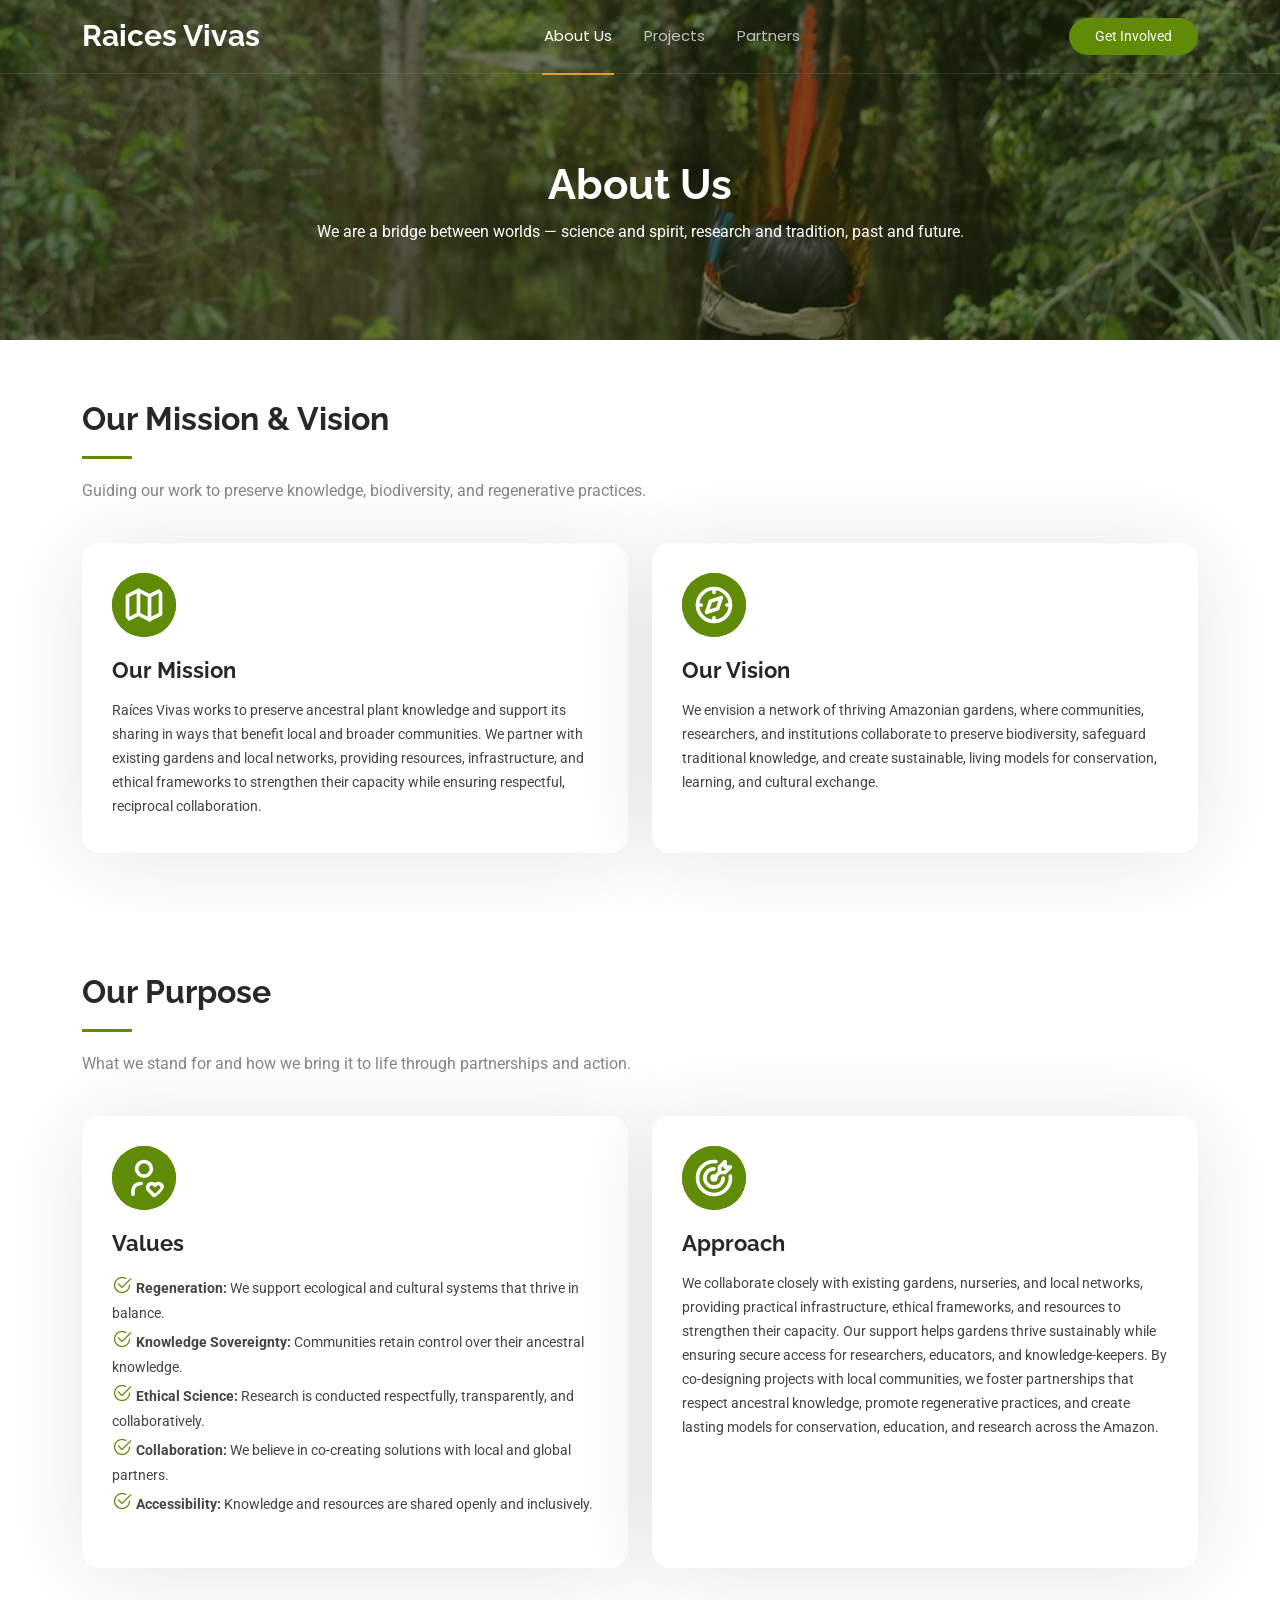
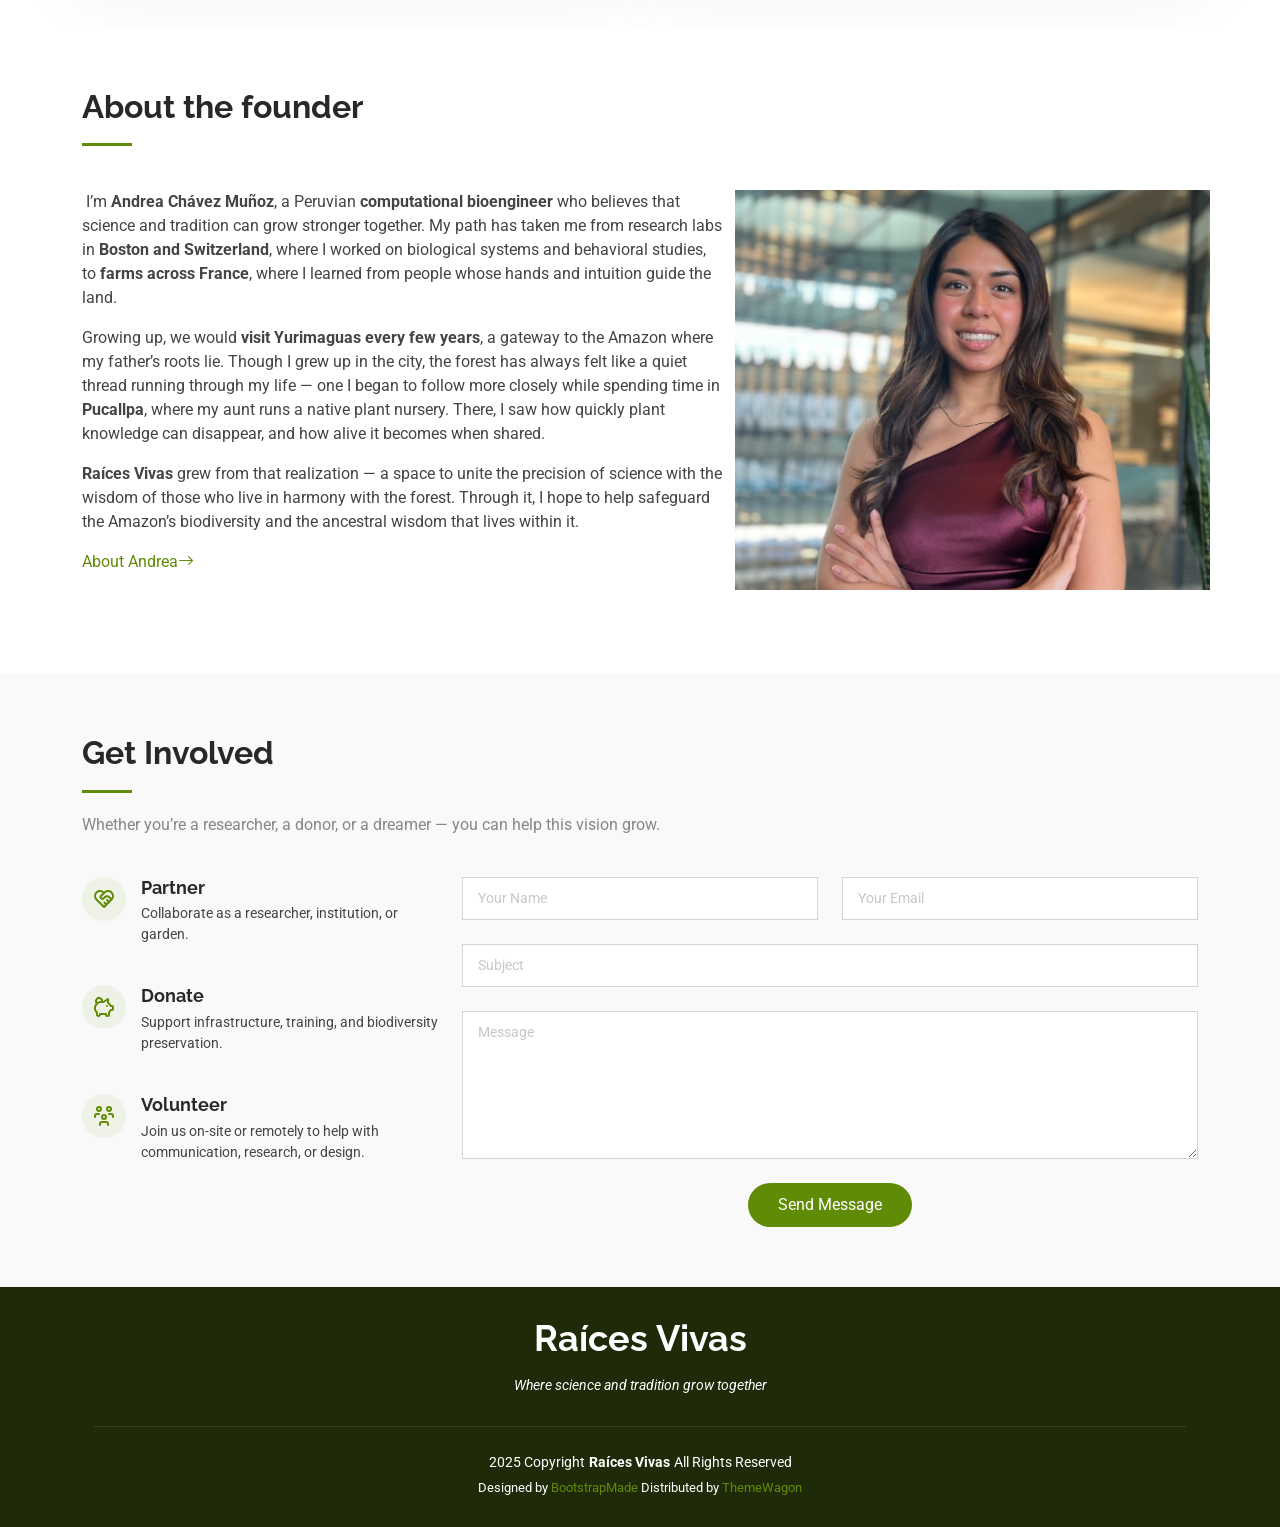
<file: about.html>
<!DOCTYPE html>
<html data-bs-theme="light" lang="en">

<head>
    <meta charset="utf-8">
    <meta name="viewport" content="width=device-width, initial-scale=1.0, shrink-to-fit=no">
    <title>RaicesVivas</title>
    <link rel="stylesheet" href="assets/bootstrap/css/bootstrap.min.css">
    <link rel="stylesheet" href="https://fonts.googleapis.com/css2?family=Roboto:ital,wght@0,100;0,300;0,400;0,500;0,700;0,900;1,100;1,300;1,400;1,500;1,700;1,900&amp;family=Poppins:ital,wght@0,100;0,200;0,300;0,400;0,500;0,600;0,700;0,800;0,900;1,100;1,200;1,300;1,400;1,500;1,600;1,700;1,800;1,900&amp;family=Raleway:ital,wght@0,100;0,200;0,300;0,400;0,500;0,600;0,700;0,800;0,900;1,100;1,200;1,300;1,400;1,500;1,600;1,700;1,800;1,900&amp;display=swap">
    <link rel="stylesheet" href="assets/css/bootstrap-icons.css">
    <link rel="stylesheet" href="assets/css/swiper-icons.css">
    <link rel="stylesheet" href="assets/css/aos.min.css">
    <link rel="stylesheet" href="assets/css/vendor/bootstrap/css/bootstrap.min.css">
    <link rel="stylesheet" href="assets/css/vendor/bootstrap-icons/bootstrap-icons.css">
    <link rel="stylesheet" href="assets/css/vendor/aos/aos.css">
    <link rel="stylesheet" href="assets/css/vendor/glightbox/css/glightbox.min.css">
    <link rel="stylesheet" href="assets/css/vendor/swiper/swiper-bundle.min.css">
    <link rel="stylesheet" href="assets/css/css/main.css">
</head>

<body class="starter-page-page">
    <header class="d-flex align-items-center header fixed-top" id="header">
        <div class="container position-relative d-flex justify-content-between align-items-center"><a class="d-flex align-items-center me-auto me-xl-0 logo" href="index.html">
                <h1 class="sitename">Raices Vivas</h1>
            </a>
            <nav id="navmenu" class="navmenu">
                <ul>
                    <li><a class="active" href="about.html">About Us</a></li>
                    <li><a href="projects.html">Projects</a></li>
                    <li><a href="partners.html">Partners</a></li>
                </ul><i class="d-xl-none mobile-nav-toggle bi bi-list"></i>
            </nav><a class="cta-btn" href="#contact">Get Involved</a>
        </div>
    </header>
    <main class="main">
        <div data-aos="fade" class="page-title dark-background" style="background: url(&quot;assets/img/photo-1584000838091-bafabb72860d.jpg&quot;) center / cover;">
            <div class="container position-relative">
                <h1>About Us</h1>
                <p>We are a bridge between worlds — science and spirit, research and tradition, past and future.</p>
            </div>
        </div>
        <section id="vision" class="services section">
            <div class="container section-title" data-aos="fade-up">
                <h2>Our Mission &amp; Vision</h2>
                <p>Guiding our work to preserve knowledge, biodiversity, and regenerative practices.</p>
            </div>
            <div class="container">
                <div class="row">
                    <div class="col-lg" data-aos="fade-up" data-aos-delay="100">
                        <div class="position-relative service-item">
                            <div class="icon"><svg xmlns="http://www.w3.org/2000/svg" width="1em" height="1em" viewBox="0 0 24 24" stroke-width="2" stroke="currentColor" fill="none" stroke-linecap="round" stroke-linejoin="round" class="icon icon-tabler icon-tabler-map">
                                    <path stroke="none" d="M0 0h24v24H0z" fill="none"></path>
                                    <path d="M3 7l6 -3l6 3l6 -3v13l-6 3l-6 -3l-6 3v-13"></path>
                                    <path d="M9 4v13"></path>
                                    <path d="M15 7v13"></path>
                                </svg></div>
                            <h3>Our Mission</h3>
                            <p>Raíces Vivas works to preserve ancestral plant knowledge and support its sharing in ways that benefit local and broader communities. We partner with existing gardens and local networks, providing resources, infrastructure, and ethical frameworks to strengthen their capacity while ensuring respectful, reciprocal collaboration.</p>
                        </div>
                    </div>
                    <div class="col-lg" data-aos="fade-up" data-aos-delay="200">
                        <div class="position-relative service-item">
                            <div class="icon"><svg xmlns="http://www.w3.org/2000/svg" width="1em" height="1em" viewBox="0 0 24 24" stroke-width="2" stroke="currentColor" fill="none" stroke-linecap="round" stroke-linejoin="round" class="icon icon-tabler icon-tabler-compass">
                                    <path stroke="none" d="M0 0h24v24H0z" fill="none"></path>
                                    <path d="M8 16l2 -6l6 -2l-2 6l-6 2"></path>
                                    <path d="M12 12m-9 0a9 9 0 1 0 18 0a9 9 0 1 0 -18 0"></path>
                                    <path d="M12 3l0 2"></path>
                                    <path d="M12 19l0 2"></path>
                                    <path d="M3 12l2 0"></path>
                                    <path d="M19 12l2 0"></path>
                                </svg></div>
                            <h3>Our Vision</h3>
                            <p>We envision a network of thriving Amazonian gardens, where communities, researchers, and institutions collaborate to preserve biodiversity, safeguard traditional knowledge, and create sustainable, living models for conservation, learning, and cultural exchange.</p>
                        </div>
                    </div>
                </div>
            </div>
        </section>
        <section id="vision-1" class="services section">
            <div class="container section-title" data-aos="fade-up">
                <h2>Our Purpose</h2>
                <p>What we stand for and how we bring it to life through partnerships and action.</p>
            </div>
            <div class="container">
                <div class="row">
                    <div class="col-lg" data-aos="fade-up" data-aos-delay="200">
                        <div class="position-relative service-item">
                            <div class="icon"><svg xmlns="http://www.w3.org/2000/svg" width="1em" height="1em" viewBox="0 0 24 24" stroke-width="2" stroke="currentColor" fill="none" stroke-linecap="round" stroke-linejoin="round" class="icon icon-tabler icon-tabler-user-heart">
                                    <path stroke="none" d="M0 0h24v24H0z" fill="none"></path>
                                    <path d="M8 7a4 4 0 1 0 8 0a4 4 0 0 0 -8 0"></path>
                                    <path d="M6 21v-2a4 4 0 0 1 4 -4h.5"></path>
                                    <path d="M18 22l3.35 -3.284a2.143 2.143 0 0 0 .005 -3.071a2.242 2.242 0 0 0 -3.129 -.006l-.224 .22l-.223 -.22a2.242 2.242 0 0 0 -3.128 -.006a2.143 2.143 0 0 0 -.006 3.071l3.355 3.296z"></path>
                                </svg></div>
                            <h3>Values</h3>
                            <ul>
                                <li><i class="bi bi-check2-circle"></i><span class="p"><strong>Regeneration: </strong>We support ecological and cultural systems that thrive in balance.</span></li>
                                <li><i class="bi bi-check2-circle"></i><span><strong>Knowledge Sovereignty: </strong>Communities retain control over their ancestral knowledge.</span></li>
                                <li><i class="bi bi-check2-circle"></i><span><strong>Ethical Science: </strong>Research is conducted respectfully, transparently, and collaboratively.</span></li>
                                <li><i class="bi bi-check2-circle"></i><span><strong>Collaboration:</strong> We believe in co-creating solutions with local and global partners.</span></li>
                                <li><i class="bi bi-check2-circle"></i><span><strong>Accessibility: </strong>Knowledge and resources are shared openly and inclusively.</span></li>
                            </ul>
                        </div>
                    </div>
                    <div class="col-lg" data-aos="fade-up" data-aos-delay="300">
                        <div class="position-relative service-item">
                            <div class="icon"><svg xmlns="http://www.w3.org/2000/svg" width="1em" height="1em" viewBox="0 0 24 24" stroke-width="2" stroke="currentColor" fill="none" stroke-linecap="round" stroke-linejoin="round" class="icon icon-tabler icon-tabler-target-arrow">
                                    <path stroke="none" d="M0 0h24v24H0z" fill="none"></path>
                                    <path d="M12 12m-1 0a1 1 0 1 0 2 0a1 1 0 1 0 -2 0"></path>
                                    <path d="M12 7a5 5 0 1 0 5 5"></path>
                                    <path d="M13 3.055a9 9 0 1 0 7.941 7.945"></path>
                                    <path d="M15 6v3h3l3 -3h-3v-3z"></path>
                                    <path d="M15 9l-3 3"></path>
                                </svg></div>
                            <h3>Approach</h3>
                            <p>We collaborate closely with existing gardens, nurseries, and local networks, providing practical infrastructure, ethical frameworks, and resources to strengthen their capacity. Our support helps gardens thrive sustainably while ensuring secure access for researchers, educators, and knowledge-keepers. By co-designing projects with local communities, we foster partnerships that respect ancestral knowledge, promote regenerative practices, and create lasting models for conservation, education, and research across the Amazon.</p>
                        </div>
                    </div>
                </div>
            </div>
        </section>
        <section class="features section">
            <div class="container section-title" data-aos="fade-up" style="padding-bottom: initial;">
                <h2>About the founder</h2>
            </div>
            <div class="container">
                <div class="row py-4">
                    <div class="col-lg-5 order-lg-2 features-image" data-aos="fade-up" data-aos-delay="100"><img src="assets/img/headshot2024.jpg" alt=""></div>
                    <div class="col-lg order-lg-1">
                        <p>&nbsp;I’m <strong>Andrea Chávez Muñoz</strong>, a Peruvian <strong>computational bioengineer</strong> who believes that science and tradition can grow stronger together. My path has taken me from research labs in <strong>Boston and Switzerland</strong>, where I worked on biological systems and behavioral studies, to <strong>farms across France</strong>, where I learned from people whose hands and intuition guide the land.</p>
                        <p>Growing up, we would <strong>visit Yurimaguas every few years</strong>, a gateway to the Amazon where my father’s roots lie. Though I grew up in the city, the forest has always felt like a quiet thread running through my life — one I began to follow more closely while spending time in <strong>Pucallpa</strong>, where my aunt runs a native plant nursery. There, I saw how quickly plant knowledge can disappear, and how alive it becomes when shared.</p>
                        <p><strong>Raíces Vivas</strong> grew from that realization — a space to unite the precision of science with the wisdom of those who live in harmony with the forest. Through it, I hope to help safeguard the Amazon’s biodiversity and the ancestral wisdom that lives within it.&nbsp;</p><a href="https://www.linkedin.com/in/andrea-ch%C3%A1vez-mu%C3%B1oz-26bbb21b8" class="read-more" target="_blank"><span>About Andrea</span><i class="bi bi-arrow-right"></i></a>
                    </div>
                </div>
            </div>
        </section>
        <section id="contact" class="contact section light-background">
            <div class="container section-title" data-aos="fade-up">
                <h2>Get Involved</h2>
                <p>Whether you’re a researcher, a donor, or a dreamer — you can help this vision grow.</p>
            </div>
            <div class="container" data-aos="fade" data-aos-delay="100">
                <div class="row gy-4">
                    <div class="col-lg-4">
                        <div class="d-flex info-item" data-aos="fade-up" data-aos-delay="200"><i class="flex-shrink-0"><svg xmlns="http://www.w3.org/2000/svg" width="1em" height="1em" viewBox="0 0 24 24" stroke-width="2" stroke="currentColor" fill="none" stroke-linecap="round" stroke-linejoin="round" class="icon icon-tabler icon-tabler-heart-handshake bi">
                                    <path stroke="none" d="M0 0h24v24H0z" fill="none"></path>
                                    <path d="M19.5 12.572l-7.5 7.428l-7.5 -7.428a5 5 0 1 1 7.5 -6.566a5 5 0 1 1 7.5 6.572"></path>
                                    <path d="M12 6l-3.293 3.293a1 1 0 0 0 0 1.414l.543 .543c.69 .69 1.81 .69 2.5 0l1 -1a3.182 3.182 0 0 1 4.5 0l2.25 2.25"></path>
                                    <path d="M12.5 15.5l2 2"></path>
                                    <path d="M15 13l2 2"></path>
                                </svg></i>
                            <div>
                                <h3>Partner</h3>
                                <p>Collaborate as a researcher, institution, or garden.</p>
                            </div>
                        </div>
                        <div class="d-flex info-item" data-aos="fade-up" data-aos-delay="300"><i class="flex-shrink-0"><svg xmlns="http://www.w3.org/2000/svg" width="1em" height="1em" viewBox="0 0 24 24" stroke-width="2" stroke="currentColor" fill="none" stroke-linecap="round" stroke-linejoin="round" class="icon icon-tabler icon-tabler-pig-money">
                                    <path stroke="none" d="M0 0h24v24H0z" fill="none"></path>
                                    <path d="M15 11v.01"></path>
                                    <path d="M5.173 8.378a3 3 0 1 1 4.656 -1.377"></path>
                                    <path d="M16 4v3.803a6.019 6.019 0 0 1 2.658 3.197h1.341a1 1 0 0 1 1 1v2a1 1 0 0 1 -1 1h-1.342c-.336 .95 -.907 1.8 -1.658 2.473v2.027a1.5 1.5 0 0 1 -3 0v-.583a6.04 6.04 0 0 1 -1 .083h-4a6.04 6.04 0 0 1 -1 -.083v.583a1.5 1.5 0 0 1 -3 0v-2l0 -.027a6 6 0 0 1 4 -10.473h2.5l4.5 -3h0z"></path>
                                </svg></i>
                            <div>
                                <h3>Donate</h3>
                                <p>Support infrastructure, training, and biodiversity preservation.</p>
                            </div>
                        </div>
                        <div class="d-flex info-item" data-aos="fade-up" data-aos-delay="400"><i class="flex-shrink-0"><svg xmlns="http://www.w3.org/2000/svg" width="1em" height="1em" viewBox="0 0 24 24" stroke-width="2" stroke="currentColor" fill="none" stroke-linecap="round" stroke-linejoin="round" class="icon icon-tabler icon-tabler-users-group">
                                    <path stroke="none" d="M0 0h24v24H0z" fill="none"></path>
                                    <path d="M10 13a2 2 0 1 0 4 0a2 2 0 0 0 -4 0"></path>
                                    <path d="M8 21v-1a2 2 0 0 1 2 -2h4a2 2 0 0 1 2 2v1"></path>
                                    <path d="M15 5a2 2 0 1 0 4 0a2 2 0 0 0 -4 0"></path>
                                    <path d="M17 10h2a2 2 0 0 1 2 2v1"></path>
                                    <path d="M5 5a2 2 0 1 0 4 0a2 2 0 0 0 -4 0"></path>
                                    <path d="M3 13v-1a2 2 0 0 1 2 -2h2"></path>
                                </svg></i>
                            <div>
                                <h3>Volunteer</h3>
                                <p>Join us on-site or remotely to help with communication, research, or design.</p>
                            </div>
                        </div>
                    </div>
                    <div class="col-lg-8">
                        <form data-aos="fade-up" data-aos-delay="200" action="forms/contact.php" method="post" class="php-email-form">
                            <div class="row gy-4">
                                <div class="col-md-6"><input class="form-control form-control" type="text" name="name" placeholder="Your Name" required=""></div>
                                <div class="col-md-6"><input class="form-control form-control" type="email" name="email" placeholder="Your Email" required=""></div>
                                <div class="col-md-12"><input class="form-control form-control" type="text" name="subject" placeholder="Subject" required=""></div>
                                <div class="col-md-12"><textarea class="form-control form-control" name="message" placeholder="Message" required="" rows="6"></textarea></div>
                                <div class="col-md-12 text-center">
                                    <div class="loading"><span>Loading</span></div>
                                    <div class="error-message"></div>
                                    <div class="sent-message"><span>Your message has been sent. Thank you!</span></div><button type="submit">Send Message</button>
                                </div>
                            </div>
                        </form>
                    </div>
                </div>
            </div>
        </section>
    </main>
    <footer id="footer" class="footer dark-background">
        <div class="container">
            <h3 class="sitename">Raíces Vivas</h3>
            <p>Where science and tradition grow together</p>
            <div class="container">
                <div class="copyright"><span>2025 Copyright</span><strong class="px-1 sitename">Raíces Vivas</strong><span>All Rights Reserved</span></div>
                <div class="credits"><span> Designed by </span><a href="https://bootstrapmade.com/">BootstrapMade</a><span> Distributed by </span><a href="“https://themewagon.com">ThemeWagon </a></div>
            </div>
        </div>
    </footer><a class="d-flex justify-content-center align-items-center scroll-top" href="#" id="scroll-top"><i class="bi bi-arrow-up-short"></i></a>
    <script src="assets/bootstrap/js/bootstrap.min.js"></script>
    <script src="assets/js/aos.min.js"></script>
    <script src="assets/js/bs-init.js"></script>
    <script src="assets/js/vendor/bootstrap/js/bootstrap.bundle.min.js"></script>
    <script src="assets/js/vendor/php-email-form/validate.js"></script>
    <script src="assets/js/vendor/aos/aos.js"></script>
    <script src="assets/js/vendor/glightbox/js/glightbox.min.js"></script>
    <script src="assets/js/vendor/purecounter/purecounter_vanilla.js"></script>
    <script src="assets/js/vendor/imagesloaded/imagesloaded.pkgd.min.js"></script>
    <script src="assets/js/vendor/isotope-layout/isotope.pkgd.min.js"></script>
    <script src="assets/js/vendor/swiper/swiper-bundle.min.js"></script>
    <script src="assets/js/js/main.js"></script>
</body>

</html>
</file>
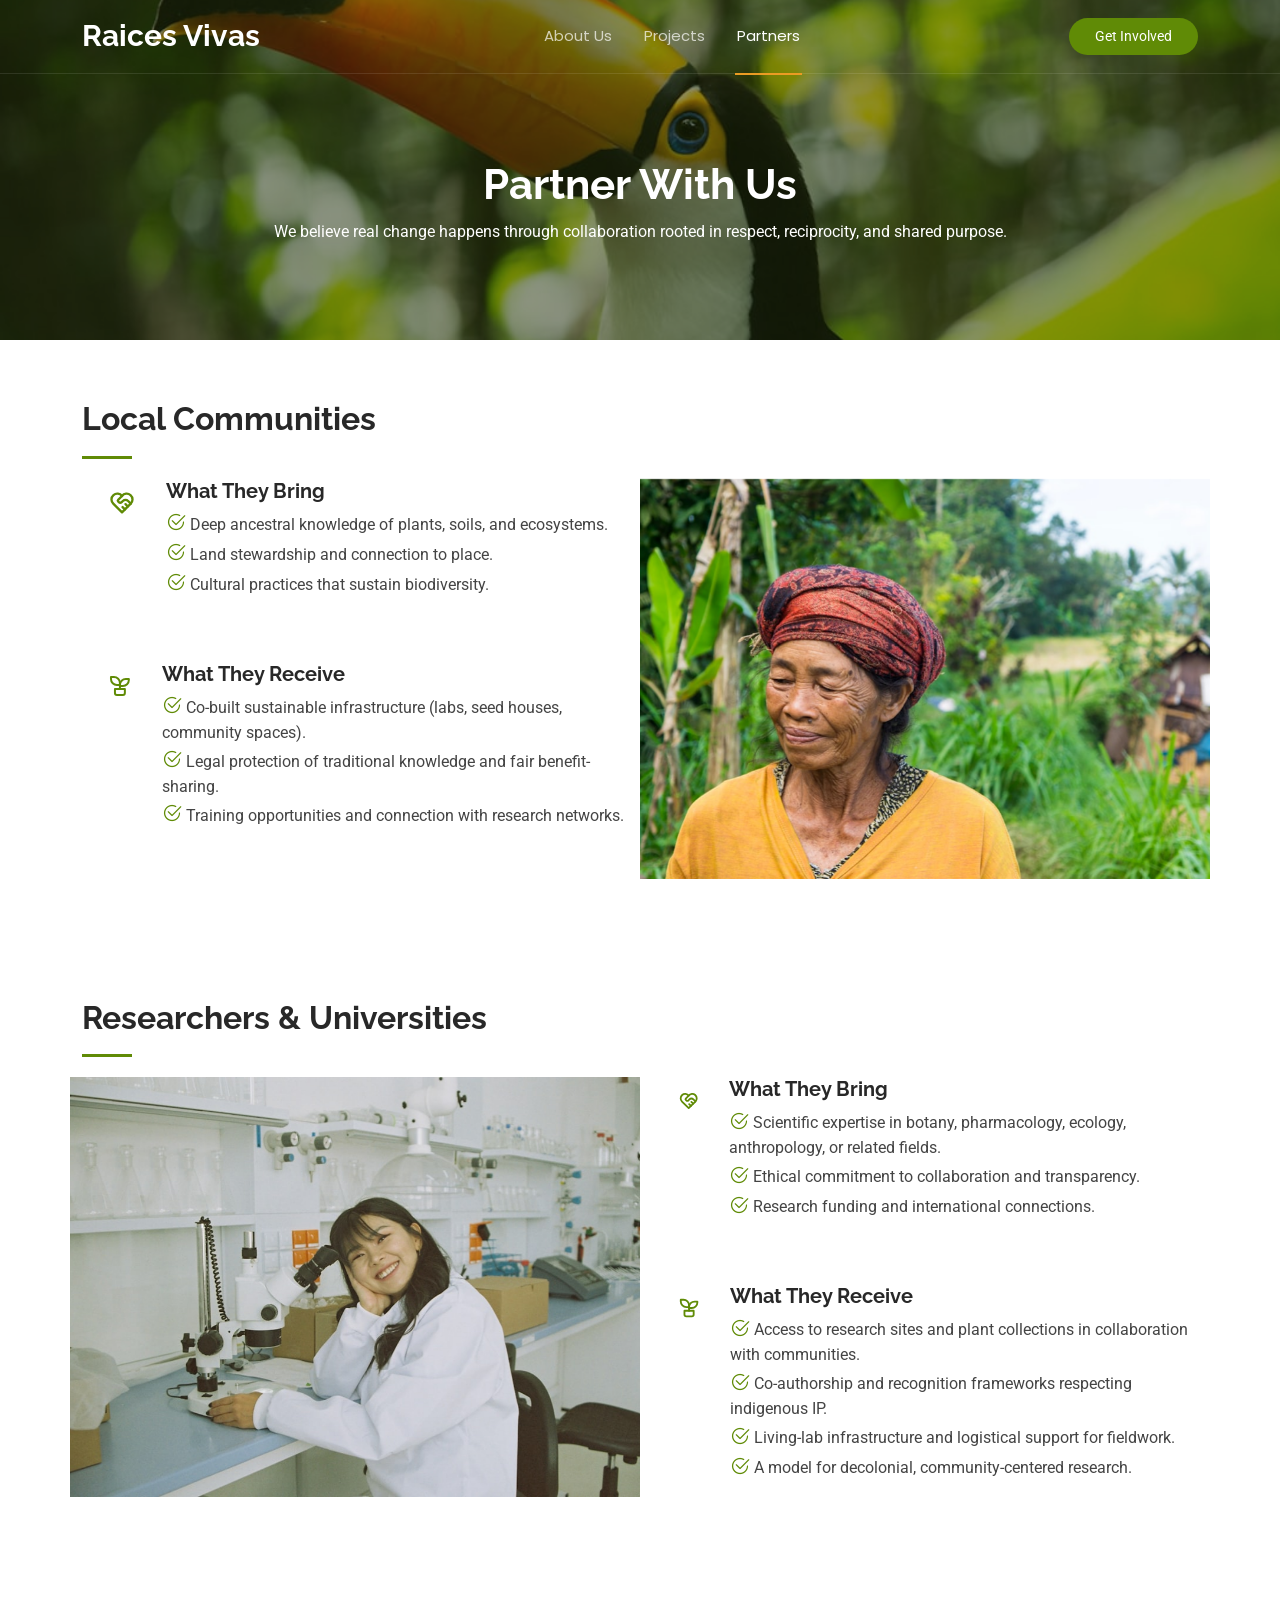
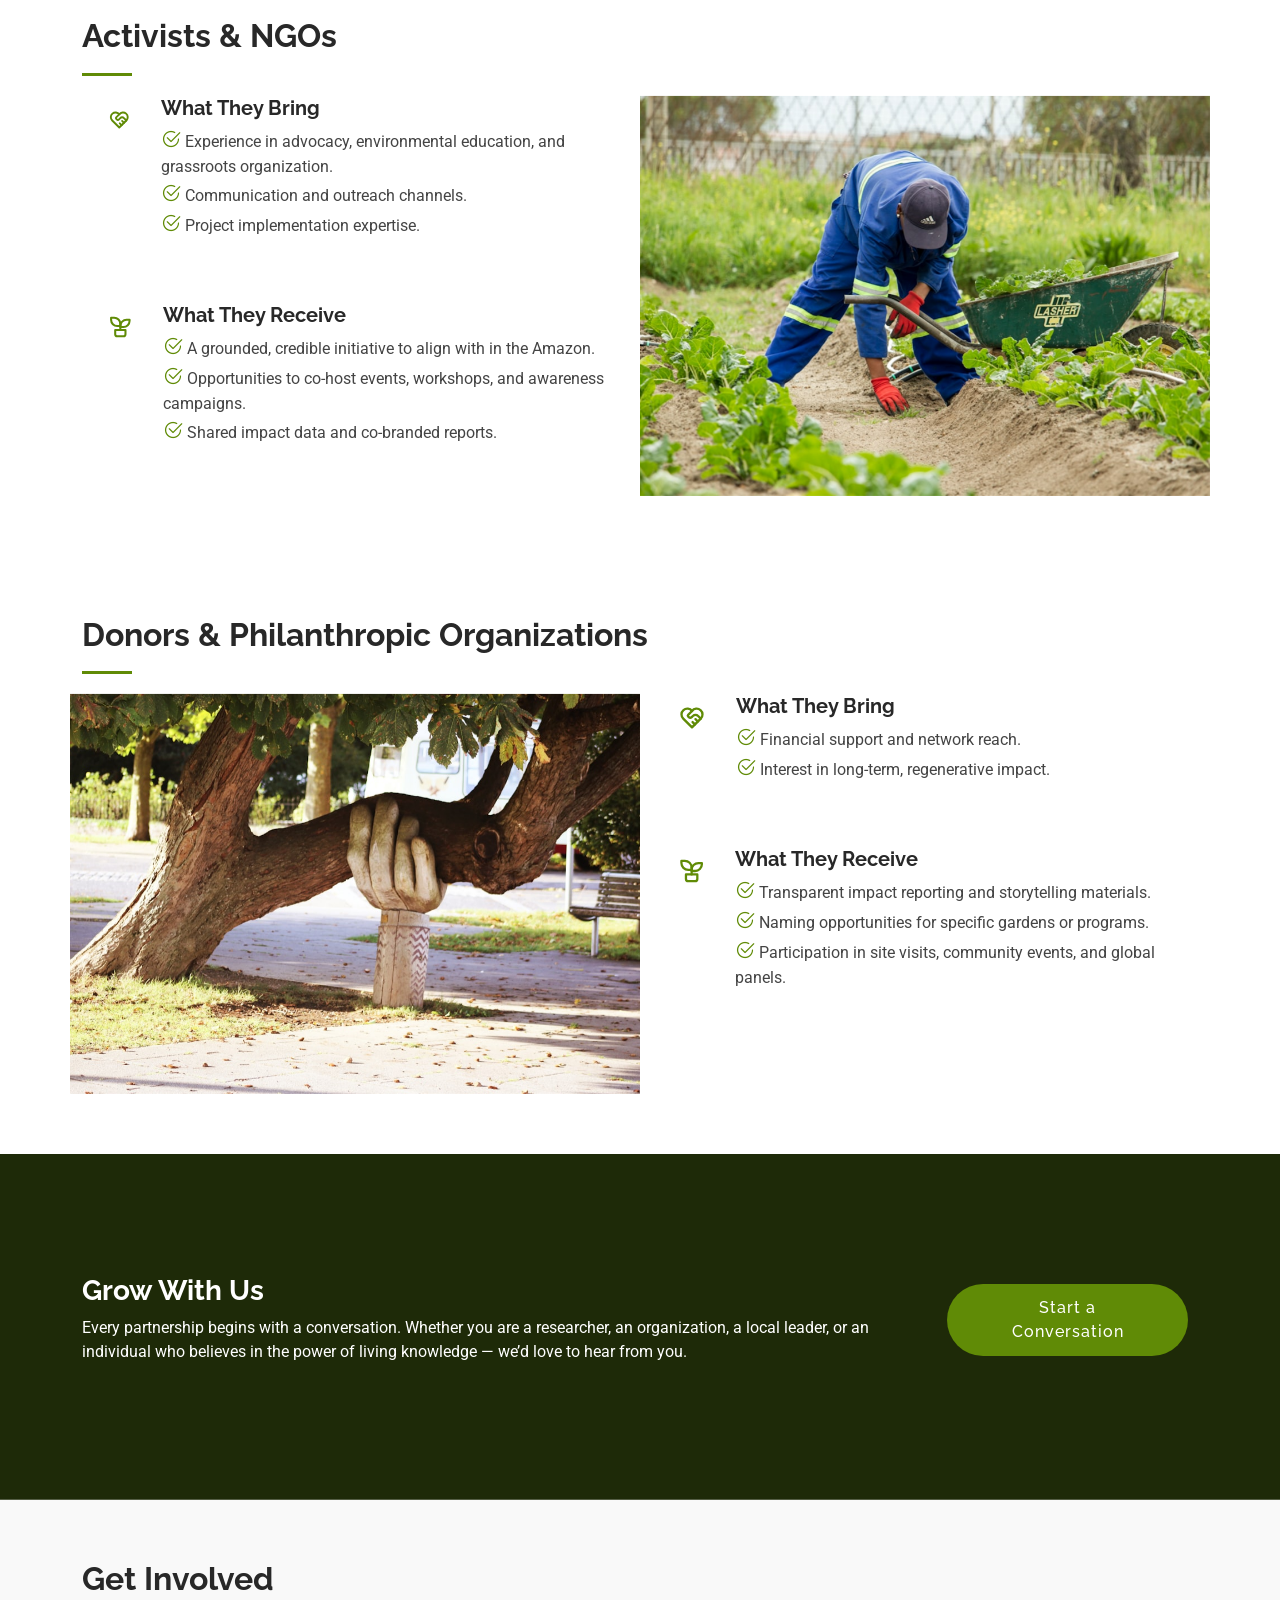
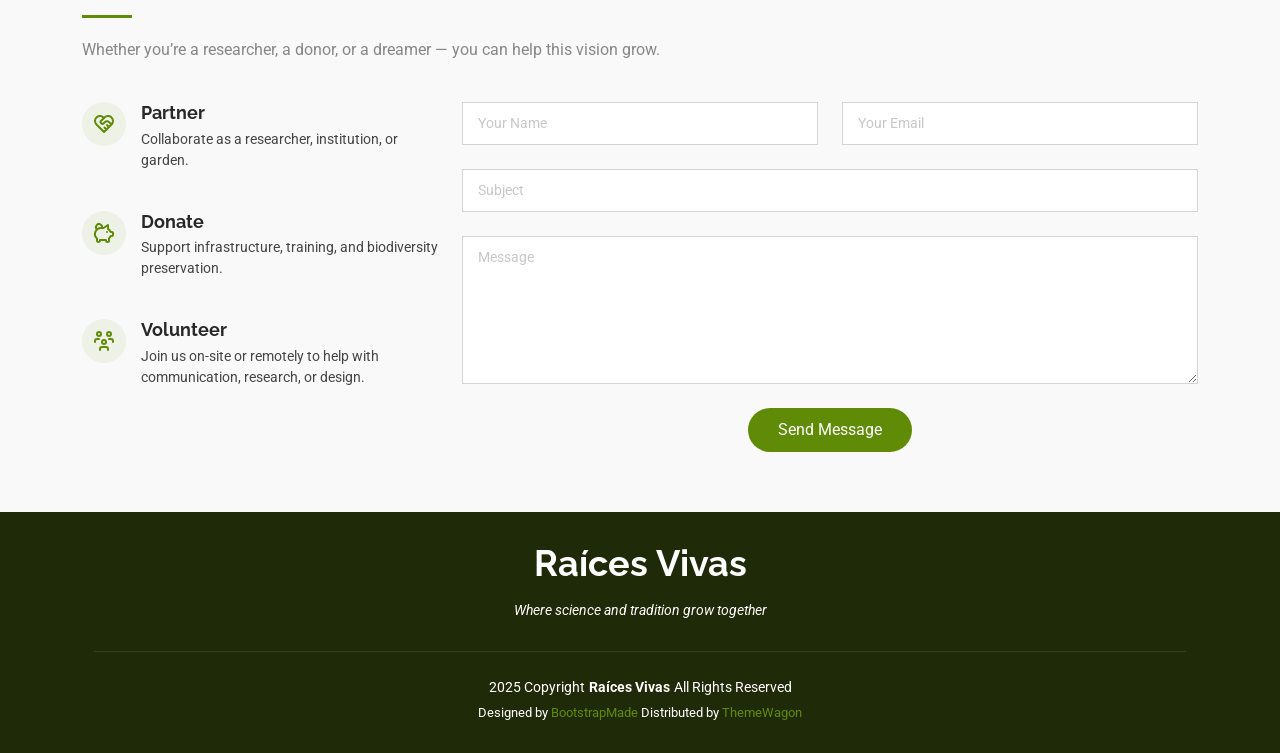
<file: partners.html>
<!DOCTYPE html>
<html data-bs-theme="light" lang="en">

<head>
    <meta charset="utf-8">
    <meta name="viewport" content="width=device-width, initial-scale=1.0, shrink-to-fit=no">
    <title>RaicesVivas</title>
    <link rel="stylesheet" href="assets/bootstrap/css/bootstrap.min.css">
    <link rel="stylesheet" href="https://fonts.googleapis.com/css2?family=Roboto:ital,wght@0,100;0,300;0,400;0,500;0,700;0,900;1,100;1,300;1,400;1,500;1,700;1,900&amp;family=Poppins:ital,wght@0,100;0,200;0,300;0,400;0,500;0,600;0,700;0,800;0,900;1,100;1,200;1,300;1,400;1,500;1,600;1,700;1,800;1,900&amp;family=Raleway:ital,wght@0,100;0,200;0,300;0,400;0,500;0,600;0,700;0,800;0,900;1,100;1,200;1,300;1,400;1,500;1,600;1,700;1,800;1,900&amp;display=swap">
    <link rel="stylesheet" href="assets/css/bootstrap-icons.css">
    <link rel="stylesheet" href="assets/css/swiper-icons.css">
    <link rel="stylesheet" href="assets/css/aos.min.css">
    <link rel="stylesheet" href="assets/css/vendor/bootstrap/css/bootstrap.min.css">
    <link rel="stylesheet" href="assets/css/vendor/bootstrap-icons/bootstrap-icons.css">
    <link rel="stylesheet" href="assets/css/vendor/aos/aos.css">
    <link rel="stylesheet" href="assets/css/vendor/glightbox/css/glightbox.min.css">
    <link rel="stylesheet" href="assets/css/vendor/swiper/swiper-bundle.min.css">
    <link rel="stylesheet" href="assets/css/css/main.css">
</head>

<body class="starter-page-page">
    <header class="d-flex align-items-center header fixed-top" id="header">
        <div class="container position-relative d-flex justify-content-between align-items-center"><a class="d-flex align-items-center me-auto me-xl-0 logo" href="index.html">
                <h1 class="sitename">Raices Vivas</h1>
            </a>
            <nav id="navmenu" class="navmenu">
                <ul>
                    <li><a href="about.html">About Us</a></li>
                    <li><a href="projects.html">Projects</a></li>
                    <li><a class="active" href="partners.html">Partners</a></li>
                </ul><i class="d-xl-none mobile-nav-toggle bi bi-list"></i>
            </nav><a class="cta-btn" href="#contact">Get Involved</a>
        </div>
    </header>
    <main class="main">
        <div data-aos="fade" class="page-title dark-background" style="background: url(&quot;assets/img/photo-1600299871185-76e1d9701764.jpg&quot;) center / cover;">
            <div class="container position-relative">
                <h1>Partner With Us</h1>
                <p>We believe real change happens through collaboration rooted in respect, reciprocity, and shared purpose.</p>
            </div>
        </div>
        <section class="features section">
            <div class="container section-title" data-aos="fade-up" style="padding-bottom: 0;">
                <h2>Local Communities</h2>
            </div>
            <div class="container">
                <div class="row gy-4">
                    <div class="col-lg-6 order-lg-2 features-image" data-aos="fade-up" data-aos-delay="100"><img alt="" src="assets/img/photo-1533205376856-493253fd33f1.jpg"></div>
                    <div class="col-lg-6 order-lg-1">
                        <div class="d-flex ps-0 ps-lg-3 pt-4 pt-lg-0 features-item" data-aos="fade-up" data-aos-delay="200"><svg xmlns="http://www.w3.org/2000/svg" width="1em" height="1em" viewBox="0 0 24 24" stroke-width="2" stroke="currentColor" fill="none" stroke-linecap="round" stroke-linejoin="round" class="icon icon-tabler icon-tabler-heart-handshake">
                                <path stroke="none" d="M0 0h24v24H0z" fill="none"></path>
                                <path d="M19.5 12.572l-7.5 7.428l-7.5 -7.428a5 5 0 1 1 7.5 -6.566a5 5 0 1 1 7.5 6.572"></path>
                                <path d="M12 6l-3.293 3.293a1 1 0 0 0 0 1.414l.543 .543c.69 .69 1.81 .69 2.5 0l1 -1a3.182 3.182 0 0 1 4.5 0l2.25 2.25"></path>
                                <path d="M12.5 15.5l2 2"></path>
                                <path d="M15 13l2 2"></path>
                            </svg>
                            <div>
                                <h4>What They Bring</h4>
                                <ul>
                                    <li><i class="bi bi-check2-circle"></i><span>Deep ancestral knowledge of plants, soils, and ecosystems.</span></li>
                                    <li><i class="bi bi-check2-circle"></i><span>Land stewardship and connection to place.</span></li>
                                    <li><i class="bi bi-check2-circle"></i><span>Cultural practices that sustain biodiversity.</span></li>
                                </ul>
                            </div>
                        </div>
                        <div class="d-flex ps-0 ps-lg-3 mt-5 features-item" data-aos="fade-up" data-aos-delay="300"><svg xmlns="http://www.w3.org/2000/svg" width="1em" height="1em" viewBox="0 0 24 24" stroke-width="2" stroke="currentColor" fill="none" stroke-linecap="round" stroke-linejoin="round" class="icon icon-tabler icon-tabler-plant">
                                <path stroke="none" d="M0 0h24v24H0z" fill="none"></path>
                                <path d="M7 15h10v4a2 2 0 0 1 -2 2h-6a2 2 0 0 1 -2 -2v-4z"></path>
                                <path d="M12 9a6 6 0 0 0 -6 -6h-3v2a6 6 0 0 0 6 6h3"></path>
                                <path d="M12 11a6 6 0 0 1 6 -6h3v1a6 6 0 0 1 -6 6h-3"></path>
                                <path d="M12 15l0 -6"></path>
                            </svg>
                            <div>
                                <h4>What They Receive</h4>
                                <ul>
                                    <li><i class="bi bi-check2-circle"></i><span>Co-built sustainable infrastructure (labs, seed houses, community spaces).</span></li>
                                    <li><i class="bi bi-check2-circle"></i><span>Legal protection of traditional knowledge and fair benefit-sharing.</span></li>
                                    <li><i class="bi bi-check2-circle"></i><span>Training opportunities and connection with research networks.</span></li>
                                </ul>
                            </div>
                        </div>
                    </div>
                </div>
            </div>
        </section>
        <section class="features section">
            <div class="container section-title" data-aos="fade-up" style="padding-bottom: 0;">
                <h2>Researchers &amp; Universities</h2>
            </div>
            <div class="container">
                <div class="row gy-4">
                    <div class="col-lg-6 order-lg-2">
                        <div class="d-flex ps-0 ps-lg-3 pt-4 pt-lg-0 features-item" data-aos="fade-up" data-aos-delay="200"><svg xmlns="http://www.w3.org/2000/svg" width="1em" height="1em" viewBox="0 0 24 24" stroke-width="2" stroke="currentColor" fill="none" stroke-linecap="round" stroke-linejoin="round" class="icon icon-tabler icon-tabler-heart-handshake">
                                <path stroke="none" d="M0 0h24v24H0z" fill="none"></path>
                                <path d="M19.5 12.572l-7.5 7.428l-7.5 -7.428a5 5 0 1 1 7.5 -6.566a5 5 0 1 1 7.5 6.572"></path>
                                <path d="M12 6l-3.293 3.293a1 1 0 0 0 0 1.414l.543 .543c.69 .69 1.81 .69 2.5 0l1 -1a3.182 3.182 0 0 1 4.5 0l2.25 2.25"></path>
                                <path d="M12.5 15.5l2 2"></path>
                                <path d="M15 13l2 2"></path>
                            </svg>
                            <div>
                                <h4>What They Bring</h4>
                                <ul>
                                    <li><i class="bi bi-check2-circle"></i><span>Scientific expertise in botany, pharmacology, ecology, anthropology, or related fields.</span></li>
                                    <li><i class="bi bi-check2-circle"></i><span>Ethical commitment to collaboration and transparency.</span></li>
                                    <li><i class="bi bi-check2-circle"></i><span>Research funding and international connections.</span></li>
                                </ul>
                            </div>
                        </div>
                        <div class="d-flex ps-0 ps-lg-3 mt-5 features-item" data-aos="fade-up" data-aos-delay="300"><svg xmlns="http://www.w3.org/2000/svg" width="1em" height="1em" viewBox="0 0 24 24" stroke-width="2" stroke="currentColor" fill="none" stroke-linecap="round" stroke-linejoin="round" class="icon icon-tabler icon-tabler-plant">
                                <path stroke="none" d="M0 0h24v24H0z" fill="none"></path>
                                <path d="M7 15h10v4a2 2 0 0 1 -2 2h-6a2 2 0 0 1 -2 -2v-4z"></path>
                                <path d="M12 9a6 6 0 0 0 -6 -6h-3v2a6 6 0 0 0 6 6h3"></path>
                                <path d="M12 11a6 6 0 0 1 6 -6h3v1a6 6 0 0 1 -6 6h-3"></path>
                                <path d="M12 15l0 -6"></path>
                            </svg>
                            <div>
                                <h4>What They Receive</h4>
                                <ul>
                                    <li><i class="bi bi-check2-circle"></i><span>Access to research sites and plant collections in collaboration with communities.</span></li>
                                    <li><i class="bi bi-check2-circle"></i><span>Co-authorship and recognition frameworks respecting indigenous IP.</span></li>
                                    <li><i class="bi bi-check2-circle"></i><span>Living-lab infrastructure and logistical support for fieldwork.</span></li>
                                    <li><i class="bi bi-check2-circle"></i><span>A model for decolonial, community-centered research.</span></li>
                                </ul>
                            </div>
                        </div>
                    </div>
                    <div class="col-lg-6 order-lg-1 features-image" data-aos="fade-up" data-aos-delay="100"><img alt="" src="assets/img/photo-1618053448748-b7251851d014.jpg"></div>
                </div>
            </div>
        </section>
        <section class="features section">
            <div class="container section-title" data-aos="fade-up" style="padding-bottom: 0;">
                <h2>Activists &amp; NGOs</h2>
            </div>
            <div class="container">
                <div class="row gy-4">
                    <div class="col-lg-6 order-lg-2 features-image" data-aos="fade-up" data-aos-delay="100"><img alt="" src="assets/img/photo-1535090467336-9501f96eef89.jpg"></div>
                    <div class="col-lg-6 order-lg-1">
                        <div class="d-flex ps-0 ps-lg-3 pt-4 pt-lg-0 features-item" data-aos="fade-up" data-aos-delay="200"><svg xmlns="http://www.w3.org/2000/svg" width="1em" height="1em" viewBox="0 0 24 24" stroke-width="2" stroke="currentColor" fill="none" stroke-linecap="round" stroke-linejoin="round" class="icon icon-tabler icon-tabler-heart-handshake">
                                <path stroke="none" d="M0 0h24v24H0z" fill="none"></path>
                                <path d="M19.5 12.572l-7.5 7.428l-7.5 -7.428a5 5 0 1 1 7.5 -6.566a5 5 0 1 1 7.5 6.572"></path>
                                <path d="M12 6l-3.293 3.293a1 1 0 0 0 0 1.414l.543 .543c.69 .69 1.81 .69 2.5 0l1 -1a3.182 3.182 0 0 1 4.5 0l2.25 2.25"></path>
                                <path d="M12.5 15.5l2 2"></path>
                                <path d="M15 13l2 2"></path>
                            </svg>
                            <div>
                                <h4>What They Bring</h4>
                                <ul>
                                    <li><i class="bi bi-check2-circle"></i><span>Experience in advocacy, environmental education, and grassroots organization.</span></li>
                                    <li><i class="bi bi-check2-circle"></i><span>Communication and outreach channels.</span></li>
                                    <li><i class="bi bi-check2-circle"></i><span>Project implementation expertise.</span></li>
                                </ul>
                            </div>
                        </div>
                        <div class="d-flex ps-0 ps-lg-3 mt-5 features-item" data-aos="fade-up" data-aos-delay="300"><svg xmlns="http://www.w3.org/2000/svg" width="1em" height="1em" viewBox="0 0 24 24" stroke-width="2" stroke="currentColor" fill="none" stroke-linecap="round" stroke-linejoin="round" class="icon icon-tabler icon-tabler-plant">
                                <path stroke="none" d="M0 0h24v24H0z" fill="none"></path>
                                <path d="M7 15h10v4a2 2 0 0 1 -2 2h-6a2 2 0 0 1 -2 -2v-4z"></path>
                                <path d="M12 9a6 6 0 0 0 -6 -6h-3v2a6 6 0 0 0 6 6h3"></path>
                                <path d="M12 11a6 6 0 0 1 6 -6h3v1a6 6 0 0 1 -6 6h-3"></path>
                                <path d="M12 15l0 -6"></path>
                            </svg>
                            <div>
                                <h4>What They Receive</h4>
                                <ul>
                                    <li><i class="bi bi-check2-circle"></i><span>A grounded, credible initiative to align with in the Amazon.</span></li>
                                    <li><i class="bi bi-check2-circle"></i><span>Opportunities to co-host events, workshops, and awareness campaigns.</span></li>
                                    <li><i class="bi bi-check2-circle"></i><span>Shared impact data and co-branded reports.</span></li>
                                </ul>
                            </div>
                        </div>
                    </div>
                </div>
            </div>
        </section>
        <section class="features section">
            <div class="container section-title" data-aos="fade-up" style="padding-bottom: 0;">
                <h2>Donors &amp; Philanthropic Organizations</h2>
            </div>
            <div class="container">
                <div class="row gy-4">
                    <div class="col-lg-6 order-lg-1 features-image" data-aos="fade-up" data-aos-delay="100"><img alt="" src="assets/img/photo-1501770118606-b1d640526693.jpg"></div>
                    <div class="col-lg-6 order-lg-2">
                        <div class="d-flex ps-0 ps-lg-3 pt-4 pt-lg-0 features-item" data-aos="fade-up" data-aos-delay="200"><svg xmlns="http://www.w3.org/2000/svg" width="1em" height="1em" viewBox="0 0 24 24" stroke-width="2" stroke="currentColor" fill="none" stroke-linecap="round" stroke-linejoin="round" class="icon icon-tabler icon-tabler-heart-handshake">
                                <path stroke="none" d="M0 0h24v24H0z" fill="none"></path>
                                <path d="M19.5 12.572l-7.5 7.428l-7.5 -7.428a5 5 0 1 1 7.5 -6.566a5 5 0 1 1 7.5 6.572"></path>
                                <path d="M12 6l-3.293 3.293a1 1 0 0 0 0 1.414l.543 .543c.69 .69 1.81 .69 2.5 0l1 -1a3.182 3.182 0 0 1 4.5 0l2.25 2.25"></path>
                                <path d="M12.5 15.5l2 2"></path>
                                <path d="M15 13l2 2"></path>
                            </svg>
                            <div>
                                <h4>What They Bring</h4>
                                <ul>
                                    <li><i class="bi bi-check2-circle"></i><span>Financial support and network reach.</span></li>
                                    <li><i class="bi bi-check2-circle"></i><span>Interest in long-term, regenerative impact.</span></li>
                                </ul>
                            </div>
                        </div>
                        <div class="d-flex ps-0 ps-lg-3 mt-5 features-item" data-aos="fade-up" data-aos-delay="300"><svg xmlns="http://www.w3.org/2000/svg" width="1em" height="1em" viewBox="0 0 24 24" stroke-width="2" stroke="currentColor" fill="none" stroke-linecap="round" stroke-linejoin="round" class="icon icon-tabler icon-tabler-plant">
                                <path stroke="none" d="M0 0h24v24H0z" fill="none"></path>
                                <path d="M7 15h10v4a2 2 0 0 1 -2 2h-6a2 2 0 0 1 -2 -2v-4z"></path>
                                <path d="M12 9a6 6 0 0 0 -6 -6h-3v2a6 6 0 0 0 6 6h3"></path>
                                <path d="M12 11a6 6 0 0 1 6 -6h3v1a6 6 0 0 1 -6 6h-3"></path>
                                <path d="M12 15l0 -6"></path>
                            </svg>
                            <div>
                                <h4>What They Receive</h4>
                                <ul>
                                    <li><i class="bi bi-check2-circle"></i><span>Transparent impact reporting and storytelling materials.</span></li>
                                    <li><i class="bi bi-check2-circle"></i><span>Naming opportunities for specific gardens or programs.</span></li>
                                    <li><i class="bi bi-check2-circle"></i><span>Participation in site visits, community events, and global panels.</span></li>
                                </ul>
                            </div>
                        </div>
                    </div>
                </div>
            </div>
        </section>
        <section id="call-to-action" class="call-to-action section dark-background"><img alt="" src="assets/img/photo-1534531409543-069f6204c5b4.jpg">
            <div class="container">
                <div class="row" data-aos="zoom-in" data-aos-delay="100">
                    <div class="col-xl-9 text-center text-xl-start">
                        <h3>Grow With Us</h3>
                        <p>Every partnership begins with a conversation. Whether you are a researcher, an organization, a local leader, or an individual who believes in the power of living knowledge — we’d love to hear from you.</p>
                    </div>
                    <div class="col-xl-3 text-center cta-btn-container"><a class="cta-btn align-middle" href="#contact">Start a Conversation</a></div>
                </div>
            </div>
        </section>
        <section id="contact" class="contact section light-background">
            <div class="container section-title" data-aos="fade-up">
                <h2>Get Involved</h2>
                <p>Whether you’re a researcher, a donor, or a dreamer — you can help this vision grow.</p>
            </div>
            <div class="container" data-aos="fade" data-aos-delay="100">
                <div class="row gy-4">
                    <div class="col-lg-4">
                        <div class="d-flex info-item" data-aos="fade-up" data-aos-delay="200"><i class="flex-shrink-0"><svg xmlns="http://www.w3.org/2000/svg" width="1em" height="1em" viewBox="0 0 24 24" stroke-width="2" stroke="currentColor" fill="none" stroke-linecap="round" stroke-linejoin="round" class="icon icon-tabler icon-tabler-heart-handshake bi">
                                    <path stroke="none" d="M0 0h24v24H0z" fill="none"></path>
                                    <path d="M19.5 12.572l-7.5 7.428l-7.5 -7.428a5 5 0 1 1 7.5 -6.566a5 5 0 1 1 7.5 6.572"></path>
                                    <path d="M12 6l-3.293 3.293a1 1 0 0 0 0 1.414l.543 .543c.69 .69 1.81 .69 2.5 0l1 -1a3.182 3.182 0 0 1 4.5 0l2.25 2.25"></path>
                                    <path d="M12.5 15.5l2 2"></path>
                                    <path d="M15 13l2 2"></path>
                                </svg></i>
                            <div>
                                <h3>Partner</h3>
                                <p>Collaborate as a researcher, institution, or garden.</p>
                            </div>
                        </div>
                        <div class="d-flex info-item" data-aos="fade-up" data-aos-delay="300"><i class="flex-shrink-0"><svg xmlns="http://www.w3.org/2000/svg" width="1em" height="1em" viewBox="0 0 24 24" stroke-width="2" stroke="currentColor" fill="none" stroke-linecap="round" stroke-linejoin="round" class="icon icon-tabler icon-tabler-pig-money">
                                    <path stroke="none" d="M0 0h24v24H0z" fill="none"></path>
                                    <path d="M15 11v.01"></path>
                                    <path d="M5.173 8.378a3 3 0 1 1 4.656 -1.377"></path>
                                    <path d="M16 4v3.803a6.019 6.019 0 0 1 2.658 3.197h1.341a1 1 0 0 1 1 1v2a1 1 0 0 1 -1 1h-1.342c-.336 .95 -.907 1.8 -1.658 2.473v2.027a1.5 1.5 0 0 1 -3 0v-.583a6.04 6.04 0 0 1 -1 .083h-4a6.04 6.04 0 0 1 -1 -.083v.583a1.5 1.5 0 0 1 -3 0v-2l0 -.027a6 6 0 0 1 4 -10.473h2.5l4.5 -3h0z"></path>
                                </svg></i>
                            <div>
                                <h3>Donate</h3>
                                <p>Support infrastructure, training, and biodiversity preservation.</p>
                            </div>
                        </div>
                        <div class="d-flex info-item" data-aos="fade-up" data-aos-delay="400"><i class="flex-shrink-0"><svg xmlns="http://www.w3.org/2000/svg" width="1em" height="1em" viewBox="0 0 24 24" stroke-width="2" stroke="currentColor" fill="none" stroke-linecap="round" stroke-linejoin="round" class="icon icon-tabler icon-tabler-users-group">
                                    <path stroke="none" d="M0 0h24v24H0z" fill="none"></path>
                                    <path d="M10 13a2 2 0 1 0 4 0a2 2 0 0 0 -4 0"></path>
                                    <path d="M8 21v-1a2 2 0 0 1 2 -2h4a2 2 0 0 1 2 2v1"></path>
                                    <path d="M15 5a2 2 0 1 0 4 0a2 2 0 0 0 -4 0"></path>
                                    <path d="M17 10h2a2 2 0 0 1 2 2v1"></path>
                                    <path d="M5 5a2 2 0 1 0 4 0a2 2 0 0 0 -4 0"></path>
                                    <path d="M3 13v-1a2 2 0 0 1 2 -2h2"></path>
                                </svg></i>
                            <div>
                                <h3>Volunteer</h3>
                                <p>Join us on-site or remotely to help with communication, research, or design.</p>
                            </div>
                        </div>
                    </div>
                    <div class="col-lg-8">
                        <form data-aos="fade-up" data-aos-delay="200" action="forms/contact.php" method="post" class="php-email-form">
                            <div class="row gy-4">
                                <div class="col-md-6"><input class="form-control form-control" type="text" name="name" placeholder="Your Name" required=""></div>
                                <div class="col-md-6"><input class="form-control form-control" type="email" name="email" placeholder="Your Email" required=""></div>
                                <div class="col-md-12"><input class="form-control form-control" type="text" name="subject" placeholder="Subject" required=""></div>
                                <div class="col-md-12"><textarea class="form-control form-control" name="message" placeholder="Message" required="" rows="6"></textarea></div>
                                <div class="col-md-12 text-center">
                                    <div class="loading"><span>Loading</span></div>
                                    <div class="error-message"></div>
                                    <div class="sent-message"><span>Your message has been sent. Thank you!</span></div><button type="submit">Send Message</button>
                                </div>
                            </div>
                        </form>
                    </div>
                </div>
            </div>
        </section>
    </main>
    <footer id="footer" class="footer dark-background">
        <div class="container">
            <h3 class="sitename">Raíces Vivas</h3>
            <p>Where science and tradition grow together</p>
            <div class="container">
                <div class="copyright"><span>2025 Copyright</span><strong class="px-1 sitename">Raíces Vivas</strong><span>All Rights Reserved</span></div>
                <div class="credits"><span> Designed by </span><a href="https://bootstrapmade.com/">BootstrapMade</a><span> Distributed by </span><a href="“https://themewagon.com">ThemeWagon </a></div>
            </div>
        </div>
    </footer><a class="d-flex justify-content-center align-items-center scroll-top" href="#" id="scroll-top"><i class="bi bi-arrow-up-short"></i></a>
    <script src="assets/bootstrap/js/bootstrap.min.js"></script>
    <script src="assets/js/aos.min.js"></script>
    <script src="assets/js/bs-init.js"></script>
    <script src="assets/js/vendor/bootstrap/js/bootstrap.bundle.min.js"></script>
    <script src="assets/js/vendor/php-email-form/validate.js"></script>
    <script src="assets/js/vendor/aos/aos.js"></script>
    <script src="assets/js/vendor/glightbox/js/glightbox.min.js"></script>
    <script src="assets/js/vendor/purecounter/purecounter_vanilla.js"></script>
    <script src="assets/js/vendor/imagesloaded/imagesloaded.pkgd.min.js"></script>
    <script src="assets/js/vendor/isotope-layout/isotope.pkgd.min.js"></script>
    <script src="assets/js/vendor/swiper/swiper-bundle.min.js"></script>
    <script src="assets/js/js/main.js"></script>
</body>

</html>
</file>
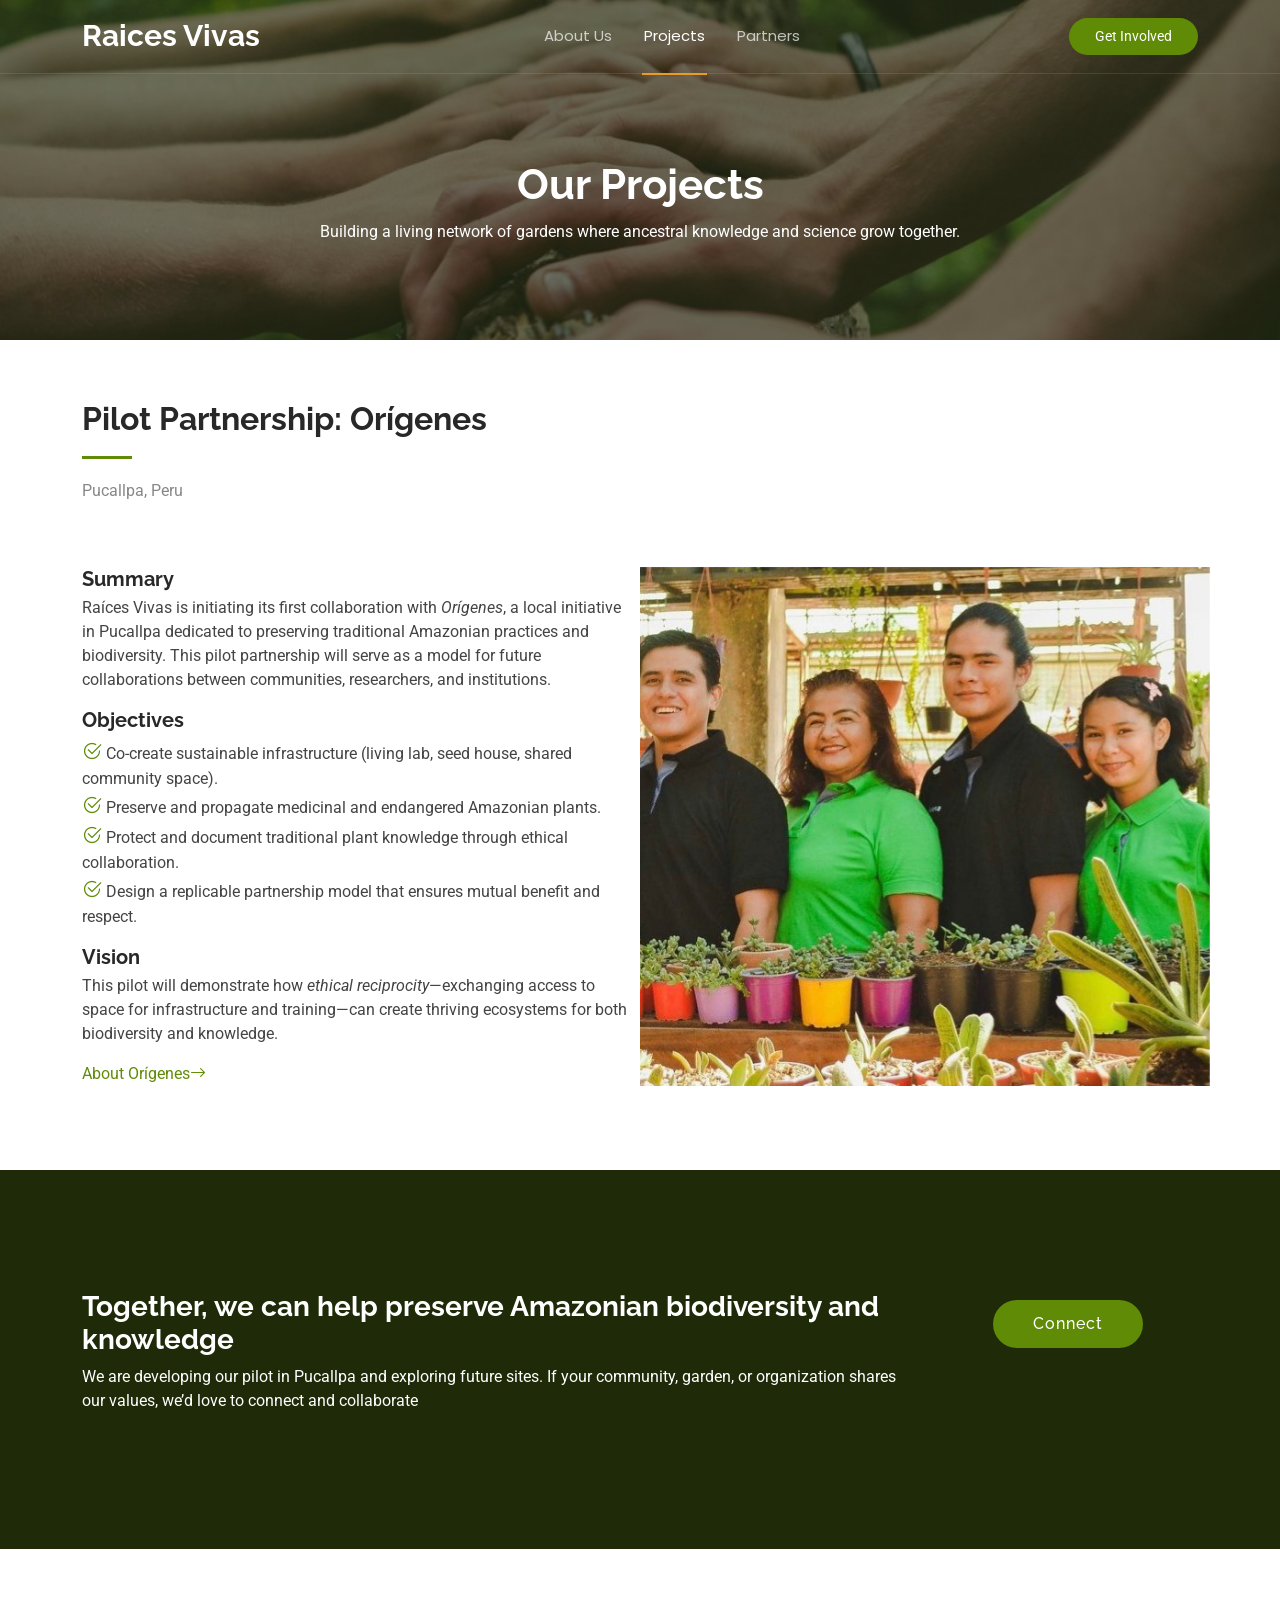
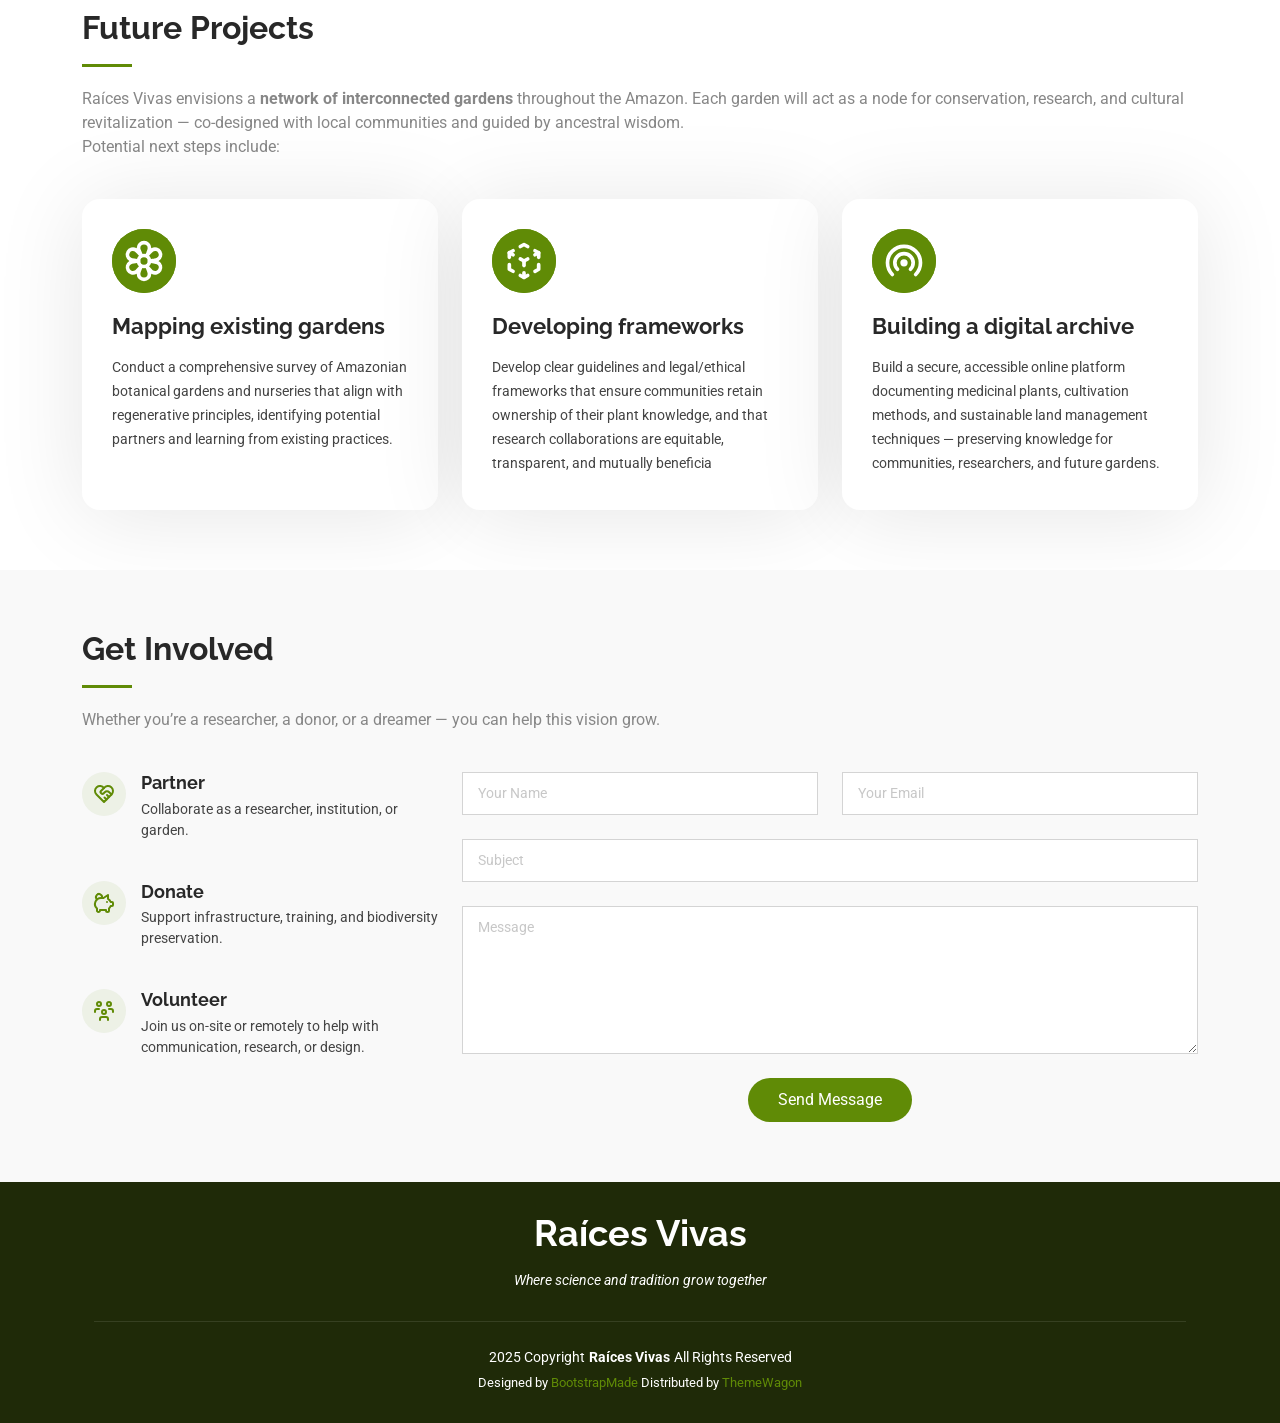
<file: projects.html>
<!DOCTYPE html>
<html data-bs-theme="light" lang="en">

<head>
    <meta charset="utf-8">
    <meta name="viewport" content="width=device-width, initial-scale=1.0, shrink-to-fit=no">
    <title>RaicesVivas</title>
    <link rel="stylesheet" href="assets/bootstrap/css/bootstrap.min.css">
    <link rel="stylesheet" href="https://fonts.googleapis.com/css2?family=Roboto:ital,wght@0,100;0,300;0,400;0,500;0,700;0,900;1,100;1,300;1,400;1,500;1,700;1,900&amp;family=Poppins:ital,wght@0,100;0,200;0,300;0,400;0,500;0,600;0,700;0,800;0,900;1,100;1,200;1,300;1,400;1,500;1,600;1,700;1,800;1,900&amp;family=Raleway:ital,wght@0,100;0,200;0,300;0,400;0,500;0,600;0,700;0,800;0,900;1,100;1,200;1,300;1,400;1,500;1,600;1,700;1,800;1,900&amp;display=swap">
    <link rel="stylesheet" href="assets/css/bootstrap-icons.css">
    <link rel="stylesheet" href="assets/css/swiper-icons.css">
    <link rel="stylesheet" href="assets/css/aos.min.css">
    <link rel="stylesheet" href="assets/css/vendor/bootstrap/css/bootstrap.min.css">
    <link rel="stylesheet" href="assets/css/vendor/bootstrap-icons/bootstrap-icons.css">
    <link rel="stylesheet" href="assets/css/vendor/aos/aos.css">
    <link rel="stylesheet" href="assets/css/vendor/glightbox/css/glightbox.min.css">
    <link rel="stylesheet" href="assets/css/vendor/swiper/swiper-bundle.min.css">
    <link rel="stylesheet" href="assets/css/css/main.css">
</head>

<body class="starter-page-page">
    <header class="d-flex align-items-center header fixed-top" id="header">
        <div class="container position-relative d-flex justify-content-between align-items-center"><a class="d-flex align-items-center me-auto me-xl-0 logo" href="index.html">
                <h1 class="sitename">Raices Vivas</h1>
            </a>
            <nav id="navmenu" class="navmenu">
                <ul>
                    <li><a href="about.html">About Us</a></li>
                    <li><a class="active" href="projects.html">Projects</a></li>
                    <li><a href="partners.html">Partners</a></li>
                </ul><i class="d-xl-none mobile-nav-toggle bi bi-list"></i>
            </nav><a class="cta-btn" href="#contact">Get Involved</a>
        </div>
    </header>
    <main class="main">
        <div data-aos="fade" class="page-title dark-background" style="background: url(&quot;assets/img/photo-1527525443983-6e60c75fff46.jpg&quot;) center / cover;">
            <div class="container position-relative">
                <h1>Our Projects</h1>
                <p>Building a living network of gardens where ancestral knowledge and science grow together.</p>
            </div>
        </div>
        <section class="features section">
            <div class="container section-title" data-aos="fade-up">
                <h2>Pilot Partnership: Orígenes</h2>
                <p>Pucallpa, Peru</p>
            </div>
            <div class="container">
                <div class="row py-4">
                    <div class="col-lg-6 order-lg-2 features-image" data-aos="fade-up" data-aos-delay="100"><img src="assets/img/origenes.jpeg" alt=""></div>
                    <div class="col-lg order-lg-1">
                        <div>
                            <h4>Summary</h4>
                            <p>Raíces Vivas is initiating its first collaboration with <em>Orígenes</em>, a local initiative in Pucallpa dedicated to preserving traditional Amazonian practices and biodiversity. This pilot partnership will serve as a model for future collaborations between communities, researchers, and institutions.</p>
                        </div>
                        <div>
                            <h4>Objectives</h4>
                            <ul>
                                <li><i class="bi bi-check2-circle"></i><span>Co-create sustainable infrastructure (living lab, seed house, shared community space).</span></li>
                                <li><i class="bi bi-check2-circle"></i><span>Preserve and propagate medicinal and endangered Amazonian plants.</span></li>
                                <li><i class="bi bi-check2-circle"></i><span>Protect and document traditional plant knowledge through ethical collaboration.</span></li>
                                <li><i class="bi bi-check2-circle"></i><span>Design a replicable partnership model that ensures mutual benefit and respect.</span></li>
                            </ul>
                        </div>
                        <div>
                            <h4>Vision</h4>
                            <p>This pilot will demonstrate how <em>ethical reciprocity</em>—exchanging access to space for infrastructure and training—can create thriving ecosystems for both biodiversity and knowledge.</p>
                        </div><a href="https://biohuerto-vivero-origenes.netlify.app/" class="read-more" target="_blank"><span>About Orígenes</span><i class="bi bi-arrow-right"></i></a>
                    </div>
                </div>
            </div>
        </section>
        <section id="call-to-action" class="call-to-action section dark-background"><img alt="" src="assets/img/photo-1534531409543-069f6204c5b4.jpg">
            <div class="container">
                <div class="row" data-aos="zoom-in" data-aos-delay="100">
                    <div class="col-xl-9 text-center text-xl-start">
                        <h3>Together, we can help preserve Amazonian biodiversity and knowledge</h3>
                        <p>We are developing our pilot in Pucallpa and exploring future sites. If your community, garden, or organization shares our values, we’d love to connect and collaborate</p>
                    </div>
                    <div class="col-xl-3 text-center cta-btn-container"><a class="cta-btn align-middle" href="#contact">Connect</a></div>
                </div>
            </div>
        </section>
        <section id="services" class="services section">
            <div class="container section-title" data-aos="fade-up">
                <h2>Future Projects</h2>
                <p>Raíces Vivas envisions a <strong>network of interconnected gardens</strong> throughout the Amazon. Each garden will act as a node for conservation, research, and cultural revitalization — co-designed with local communities and guided by ancestral wisdom.<br>Potential next steps include:</p>
            </div>
            <div class="container">
                <div class="row gy-4">
                    <div class="col-lg-4" data-aos="fade-up" data-aos-delay="100">
                        <div class="position-relative service-item">
                            <div class="icon"><svg xmlns="http://www.w3.org/2000/svg" width="1em" height="1em" viewBox="0 0 24 24" stroke-width="2" stroke="currentColor" fill="none" stroke-linecap="round" stroke-linejoin="round" class="icon icon-tabler icon-tabler-flower">
                                    <path stroke="none" d="M0 0h24v24H0z" fill="none"></path>
                                    <path d="M12 12m-3 0a3 3 0 1 0 6 0a3 3 0 1 0 -6 0"></path>
                                    <path d="M12 2a3 3 0 0 1 3 3c0 .562 -.259 1.442 -.776 2.64l-.724 1.36l1.76 -1.893c.499 -.6 .922 -1 1.27 -1.205a2.968 2.968 0 0 1 4.07 1.099a3.011 3.011 0 0 1 -1.09 4.098c-.374 .217 -.99 .396 -1.846 .535l-2.664 .366l2.4 .326c1 .145 1.698 .337 2.11 .576a3.011 3.011 0 0 1 1.09 4.098a2.968 2.968 0 0 1 -4.07 1.098c-.348 -.202 -.771 -.604 -1.27 -1.205l-1.76 -1.893l.724 1.36c.516 1.199 .776 2.079 .776 2.64a3 3 0 0 1 -6 0c0 -.562 .259 -1.442 .776 -2.64l.724 -1.36l-1.76 1.893c-.499 .601 -.922 1 -1.27 1.205a2.968 2.968 0 0 1 -4.07 -1.098a3.011 3.011 0 0 1 1.09 -4.098c.374 -.218 .99 -.396 1.846 -.536l2.664 -.366l-2.4 -.325c-1 -.145 -1.698 -.337 -2.11 -.576a3.011 3.011 0 0 1 -1.09 -4.099a2.968 2.968 0 0 1 4.07 -1.099c.348 .203 .771 .604 1.27 1.205l1.76 1.894c-1 -2.292 -1.5 -3.625 -1.5 -4a3 3 0 0 1 3 -3z"></path>
                                </svg></div><a class="stretched-link">
                                <h3>Mapping existing gardens</h3>
                            </a>
                            <p>Conduct a comprehensive survey of Amazonian botanical gardens and nurseries that align with regenerative principles, identifying potential partners and learning from existing practices.</p>
                        </div>
                    </div>
                    <div class="col-md-6 col-lg-4" data-aos="fade-up" data-aos-delay="200">
                        <div class="position-relative service-item">
                            <div class="icon"><svg xmlns="http://www.w3.org/2000/svg" width="1em" height="1em" viewBox="0 0 24 24" stroke-width="2" stroke="currentColor" fill="none" stroke-linecap="round" stroke-linejoin="round" class="icon icon-tabler icon-tabler-3d-cube-sphere">
                                    <path stroke="none" d="M0 0h24v24H0z" fill="none"></path>
                                    <path d="M6 17.6l-2 -1.1v-2.5"></path>
                                    <path d="M4 10v-2.5l2 -1.1"></path>
                                    <path d="M10 4.1l2 -1.1l2 1.1"></path>
                                    <path d="M18 6.4l2 1.1v2.5"></path>
                                    <path d="M20 14v2.5l-2 1.12"></path>
                                    <path d="M14 19.9l-2 1.1l-2 -1.1"></path>
                                    <path d="M12 12l2 -1.1"></path>
                                    <path d="M18 8.6l2 -1.1"></path>
                                    <path d="M12 12l0 2.5"></path>
                                    <path d="M12 18.5l0 2.5"></path>
                                    <path d="M12 12l-2 -1.12"></path>
                                    <path d="M6 8.6l-2 -1.1"></path>
                                </svg></div><a class="stretched-link">
                                <h3>Developing frameworks</h3>
                            </a>
                            <p>Develop clear guidelines and legal/ethical frameworks that ensure communities retain ownership of their plant knowledge, and that research collaborations are equitable, transparent, and mutually beneficia</p>
                        </div>
                    </div>
                    <div class="col-md-6 col-lg-4" data-aos="fade-up" data-aos-delay="300">
                        <div class="position-relative service-item">
                            <div class="icon"><svg xmlns="http://www.w3.org/2000/svg" width="1em" height="1em" viewBox="0 0 24 24" stroke-width="2" stroke="currentColor" fill="none" stroke-linecap="round" stroke-linejoin="round" class="icon icon-tabler icon-tabler-broadcast">
                                    <path stroke="none" d="M0 0h24v24H0z" fill="none"></path>
                                    <path d="M18.364 19.364a9 9 0 1 0 -12.728 0"></path>
                                    <path d="M15.536 16.536a5 5 0 1 0 -7.072 0"></path>
                                    <path d="M12 13m-1 0a1 1 0 1 0 2 0a1 1 0 1 0 -2 0"></path>
                                </svg></div><a class="stretched-link">
                                <h3>Building a digital archive</h3>
                            </a>
                            <p>Build a secure, accessible online platform documenting medicinal plants, cultivation methods, and sustainable land management techniques — preserving knowledge for communities, researchers, and future gardens.</p>
                        </div>
                    </div>
                </div>
            </div>
        </section>
        <section id="contact" class="contact section light-background">
            <div class="container section-title" data-aos="fade-up">
                <h2>Get Involved</h2>
                <p>Whether you’re a researcher, a donor, or a dreamer — you can help this vision grow.</p>
            </div>
            <div class="container" data-aos="fade" data-aos-delay="100">
                <div class="row gy-4">
                    <div class="col-lg-4">
                        <div class="d-flex info-item" data-aos="fade-up" data-aos-delay="200"><i class="flex-shrink-0"><svg xmlns="http://www.w3.org/2000/svg" width="1em" height="1em" viewBox="0 0 24 24" stroke-width="2" stroke="currentColor" fill="none" stroke-linecap="round" stroke-linejoin="round" class="icon icon-tabler icon-tabler-heart-handshake bi">
                                    <path stroke="none" d="M0 0h24v24H0z" fill="none"></path>
                                    <path d="M19.5 12.572l-7.5 7.428l-7.5 -7.428a5 5 0 1 1 7.5 -6.566a5 5 0 1 1 7.5 6.572"></path>
                                    <path d="M12 6l-3.293 3.293a1 1 0 0 0 0 1.414l.543 .543c.69 .69 1.81 .69 2.5 0l1 -1a3.182 3.182 0 0 1 4.5 0l2.25 2.25"></path>
                                    <path d="M12.5 15.5l2 2"></path>
                                    <path d="M15 13l2 2"></path>
                                </svg></i>
                            <div>
                                <h3>Partner</h3>
                                <p>Collaborate as a researcher, institution, or garden.</p>
                            </div>
                        </div>
                        <div class="d-flex info-item" data-aos="fade-up" data-aos-delay="300"><i class="flex-shrink-0"><svg xmlns="http://www.w3.org/2000/svg" width="1em" height="1em" viewBox="0 0 24 24" stroke-width="2" stroke="currentColor" fill="none" stroke-linecap="round" stroke-linejoin="round" class="icon icon-tabler icon-tabler-pig-money">
                                    <path stroke="none" d="M0 0h24v24H0z" fill="none"></path>
                                    <path d="M15 11v.01"></path>
                                    <path d="M5.173 8.378a3 3 0 1 1 4.656 -1.377"></path>
                                    <path d="M16 4v3.803a6.019 6.019 0 0 1 2.658 3.197h1.341a1 1 0 0 1 1 1v2a1 1 0 0 1 -1 1h-1.342c-.336 .95 -.907 1.8 -1.658 2.473v2.027a1.5 1.5 0 0 1 -3 0v-.583a6.04 6.04 0 0 1 -1 .083h-4a6.04 6.04 0 0 1 -1 -.083v.583a1.5 1.5 0 0 1 -3 0v-2l0 -.027a6 6 0 0 1 4 -10.473h2.5l4.5 -3h0z"></path>
                                </svg></i>
                            <div>
                                <h3>Donate</h3>
                                <p>Support infrastructure, training, and biodiversity preservation.</p>
                            </div>
                        </div>
                        <div class="d-flex info-item" data-aos="fade-up" data-aos-delay="400"><i class="flex-shrink-0"><svg xmlns="http://www.w3.org/2000/svg" width="1em" height="1em" viewBox="0 0 24 24" stroke-width="2" stroke="currentColor" fill="none" stroke-linecap="round" stroke-linejoin="round" class="icon icon-tabler icon-tabler-users-group">
                                    <path stroke="none" d="M0 0h24v24H0z" fill="none"></path>
                                    <path d="M10 13a2 2 0 1 0 4 0a2 2 0 0 0 -4 0"></path>
                                    <path d="M8 21v-1a2 2 0 0 1 2 -2h4a2 2 0 0 1 2 2v1"></path>
                                    <path d="M15 5a2 2 0 1 0 4 0a2 2 0 0 0 -4 0"></path>
                                    <path d="M17 10h2a2 2 0 0 1 2 2v1"></path>
                                    <path d="M5 5a2 2 0 1 0 4 0a2 2 0 0 0 -4 0"></path>
                                    <path d="M3 13v-1a2 2 0 0 1 2 -2h2"></path>
                                </svg></i>
                            <div>
                                <h3>Volunteer</h3>
                                <p>Join us on-site or remotely to help with communication, research, or design.</p>
                            </div>
                        </div>
                    </div>
                    <div class="col-lg-8">
                        <form data-aos="fade-up" data-aos-delay="200" action="forms/contact.php" method="post" class="php-email-form">
                            <div class="row gy-4">
                                <div class="col-md-6"><input class="form-control form-control" type="text" name="name" placeholder="Your Name" required=""></div>
                                <div class="col-md-6"><input class="form-control form-control" type="email" name="email" placeholder="Your Email" required=""></div>
                                <div class="col-md-12"><input class="form-control form-control" type="text" name="subject" placeholder="Subject" required=""></div>
                                <div class="col-md-12"><textarea class="form-control form-control" name="message" placeholder="Message" required="" rows="6"></textarea></div>
                                <div class="col-md-12 text-center">
                                    <div class="loading"><span>Loading</span></div>
                                    <div class="error-message"></div>
                                    <div class="sent-message"><span>Your message has been sent. Thank you!</span></div><button type="submit">Send Message</button>
                                </div>
                            </div>
                        </form>
                    </div>
                </div>
            </div>
        </section>
    </main>
    <footer id="footer" class="footer dark-background">
        <div class="container">
            <h3 class="sitename">Raíces Vivas</h3>
            <p>Where science and tradition grow together</p>
            <div class="container">
                <div class="copyright"><span>2025 Copyright</span><strong class="px-1 sitename">Raíces Vivas</strong><span>All Rights Reserved</span></div>
                <div class="credits"><span> Designed by </span><a href="https://bootstrapmade.com/">BootstrapMade</a><span> Distributed by </span><a href="“https://themewagon.com">ThemeWagon </a></div>
            </div>
        </div>
    </footer><a class="d-flex justify-content-center align-items-center scroll-top" href="#" id="scroll-top"><i class="bi bi-arrow-up-short"></i></a>
    <script src="assets/bootstrap/js/bootstrap.min.js"></script>
    <script src="assets/js/aos.min.js"></script>
    <script src="assets/js/bs-init.js"></script>
    <script src="assets/js/vendor/bootstrap/js/bootstrap.bundle.min.js"></script>
    <script src="assets/js/vendor/php-email-form/validate.js"></script>
    <script src="assets/js/vendor/aos/aos.js"></script>
    <script src="assets/js/vendor/glightbox/js/glightbox.min.js"></script>
    <script src="assets/js/vendor/purecounter/purecounter_vanilla.js"></script>
    <script src="assets/js/vendor/imagesloaded/imagesloaded.pkgd.min.js"></script>
    <script src="assets/js/vendor/isotope-layout/isotope.pkgd.min.js"></script>
    <script src="assets/js/vendor/swiper/swiper-bundle.min.js"></script>
    <script src="assets/js/js/main.js"></script>
</body>

</html>
</file>
<file: assets/css/css/main.css>
/* *
* Template Name: KnightOne
* Template URL: https://bootstrapmade.com/knight-simple-one-page-bootstrap-template/
* Updated: Oct 16 2024 with Bootstrap v5.3.3
* Author: BootstrapMade.com
* License: https://bootstrapmade.com/license/ */

/* --------------------------------------------------------------
# Font & Color Variables
# Help: https://bootstrapmade.com/color-system/
-------------------------------------------------------------- */

/* Fonts */

:root {
  --default-font: "Roboto", system-ui, -apple-system, "Segoe UI", Roboto, "Helvetica Neue", Arial, "Noto Sans", "Liberation Sans", sans-serif, "Apple Color Emoji", "Segoe UI Emoji", "Segoe UI Symbol", "Noto Color Emoji";
  --heading-font: "Raleway", sans-serif;
  --nav-font: "Poppins", sans-serif;
}

/* Global Colors - The following color variables are used throughout the website. Updating them here will change the color scheme of the entire website */

:root {
  --background-color: #ffffff;
  --default-color: #444444;
  --heading-color: #282828;
  --accent-color: rgb(96,139,6);
  --surface-color: #ffffff;
  --contrast-color: #ffffff;
}

/* Nav Menu Colors - The following color variables are used specifically for the navigation menu. They are separate from the global colors to allow for more customization options */

:root {
  --nav-color: #ffffff;
  --nav-hover-color: #eb9b23;
  --nav-mobile-background-color: #ffffff;
  --nav-dropdown-background-color: #ffffff;
  --nav-dropdown-color: #444444;
  --nav-dropdown-hover-color: #eb9b23;
}

/* Color Presets - These classes override global colors when applied to any section or element, providing reuse of the sam color scheme. */

.light-background {
  --background-color: #f9f9f9;
  --surface-color: #ffffff;
}

.dark-background {
  --background-color: rgb(31,42,8);
  --default-color: #ffffff;
  --heading-color: #ffffff;
  --surface-color: #252525;
  --contrast-color: #ffffff;
}

/* Smooth scroll */

:root {
  scroll-behavior: smooth;
}

/* --------------------------------------------------------------
# General Styling & Shared Classes
-------------------------------------------------------------- */

body {
  color: var(--default-color);
  background-color: var(--background-color);
  font-family: var(--default-font);
}

a {
  color: var(--accent-color);
  text-decoration: none;
  transition: 0.3s;
}

a:hover {
  color: color-mix(in srgb, var(--accent-color), transparent 25%);
  text-decoration: none;
}

h1, h2, h3, h4, h5, h6 {
  color: var(--heading-color);
  font-family: var(--heading-font);
}

/* Pulsating Play Button
------------------------------ */

.pulsating-play-btn {
  width: 94px;
  height: 94px;
  background: radial-gradient(var(--accent-color) 50%, color-mix(in srgb, var(--accent-color), transparent 75%) 52%);
  border-radius: 50%;
  display: block;
  position: relative;
  overflow: hidden;
}

.pulsating-play-btn:before {
  content: "";
  position: absolute;
  width: 120px;
  height: 120px;
  animation-delay: 0s;
  animation: pulsate-play-btn 2s;
  animation-direction: forwards;
  animation-iteration-count: infinite;
  animation-timing-function: steps;
  opacity: 1;
  border-radius: 50%;
  border: 5px solid color-mix(in srgb, var(--accent-color), transparent 30%);
  top: -15%;
  left: -15%;
  background: rgba(198, 16, 0, 0);
}

.pulsating-play-btn:after {
  content: "";
  position: absolute;
  left: 50%;
  top: 50%;
  transform: translateX(-40%) translateY(-50%);
  width: 0;
  height: 0;
  border-top: 10px solid transparent;
  border-bottom: 10px solid transparent;
  border-left: 15px solid #fff;
  z-index: 100;
  transition: all 400ms cubic-bezier(0.55, 0.055, 0.675, 0.19);
}

.pulsating-play-btn:hover:before {
  content: "";
  position: absolute;
  left: 50%;
  top: 50%;
  transform: translateX(-40%) translateY(-50%);
  width: 0;
  height: 0;
  border: none;
  border-top: 10px solid transparent;
  border-bottom: 10px solid transparent;
  border-left: 15px solid #fff;
  z-index: 200;
  animation: none;
  border-radius: 0;
}

.pulsating-play-btn:hover:after {
  border-left: 15px solid var(--accent-color);
  transform: scale(20);
}

@keyframes pulsate-play-btn {
  0% {
    transform: scale(0.6, 0.6);
    opacity: 1;
  }
  100% {
    transform: scale(1, 1);
    opacity: 0;
  }
}

/* PHP Email Form Messages
------------------------------ */

.php-email-form .error-message {
  display: none;
  background: #df1529;
  color: #ffffff;
  text-align: left;
  padding: 15px;
  margin-bottom: 24px;
  font-weight: 600;
}

.php-email-form .sent-message {
  display: none;
  color: #ffffff;
  background: #059652;
  text-align: center;
  padding: 15px;
  margin-bottom: 24px;
  font-weight: 600;
}

.php-email-form .loading {
  display: none;
  background: var(--surface-color);
  text-align: center;
  padding: 15px;
  margin-bottom: 24px;
}

.php-email-form .loading:before {
  content: "";
  display: inline-block;
  border-radius: 50%;
  width: 24px;
  height: 24px;
  margin: 0 10px -6px 0;
  border: 3px solid var(--accent-color);
  border-top-color: var(--surface-color);
  animation: php-email-form-loading 1s linear infinite;
}

@keyframes php-email-form-loading {
  0% {
    transform: rotate(0deg);
  }
  100% {
    transform: rotate(360deg);
  }
}

/* --------------------------------------------------------------
# Global Header
-------------------------------------------------------------- */

.header {
  --background-color: rgba(0, 0, 0, 0);
  --default-color: #ffffff;
  --heading-color: #ffffff;
  color: var(--default-color);
  background-color: var(--background-color);
  padding: 10px 0;
  transition: all 0.5s;
  z-index: 997;
  border-bottom: 1px solid color-mix(in srgb, var(--default-color), transparent 90%);
}

.header .logo {
  line-height: 1;
}

.header .logo img {
  max-height: 36px;
  margin-right: 8px;
}

.header .logo h1 {
  font-size: 30px;
  margin: 0;
  font-weight: 700;
  color: var(--heading-color);
}

.header .cta-btn, .header .cta-btn:focus {
  color: var(--contrast-color);
  background: var(--accent-color);
  font-size: 14px;
  padding: 8px 26px;
  margin: 0;
  border-radius: 50px;
  transition: 0.3s;
}

.header .cta-btn:hover, .header .cta-btn:focus:hover {
  color: var(--contrast-color);
  background: color-mix(in srgb, var(--accent-color), transparent 15%);
}

@media (max-width: 1200px) {
  .header .logo {
    order: 1;
  }
}

@media (max-width: 1200px) {
  .header .logo h1 {
    font-size: 24px;
  }
}

@media (max-width: 1200px) {
  .header .cta-btn {
    order: 2;
    margin: 0 15px 0 0;
    padding: 6px 20px;
  }
}

@media (max-width: 1200px) {
  .header .navmenu {
    order: 3;
  }
}

/* Global Header on Scroll
------------------------------ */

.scrolled .header {
  --background-color: rgb(31,42,8,0.9);
}

/* --------------------------------------------------------------
# Navigation Menu
-------------------------------------------------------------- */

/* Desktop Navigation */

@media (min-width: 1200px) {
  .navmenu {
    padding: 0;
  }
}

@media (min-width: 1200px) {
  .navmenu ul {
    margin: 0;
    padding: 0;
    display: flex;
    list-style: none;
    align-items: center;
  }
}

@media (min-width: 1200px) {
  .navmenu li {
    position: relative;
  }
}

@media (min-width: 1200px) {
  .navmenu > ul > li {
    white-space: nowrap;
    padding: 15px 14px;
  }
}

@media (min-width: 1200px) {
  .navmenu > ul > li:last-child {
    padding-right: 0;
  }
}

@media (min-width: 1200px) {
  .navmenu a, .navmenu a:focus {
    color: color-mix(in srgb, var(--nav-color), transparent 30%);
    font-size: 15px;
    padding: 0 2px;
    font-family: var(--nav-font);
    font-weight: 400;
    display: flex;
    align-items: center;
    justify-content: space-between;
    white-space: nowrap;
    transition: 0.3s;
    position: relative;
  }
}

@media (min-width: 1200px) {
  .navmenu a i, .navmenu a:focus i {
    font-size: 12px;
    line-height: 0;
    margin-left: 5px;
    transition: 0.3s;
  }
}

@media (min-width: 1200px) {
  .navmenu > ul > li > a:before {
    content: "";
    position: absolute;
    height: 2px;
    bottom: -27px;
    left: 0;
    background-color: var(--nav-hover-color);
    visibility: hidden;
    width: 0px;
    transition: all 0.3s ease-in-out 0s;
  }
}

@media (min-width: 1200px) {
  .navmenu a:hover:before, .navmenu li:hover > a:before, .navmenu .active:before {
    visibility: visible;
    width: 100%;
  }
}

@media (min-width: 1200px) {
  .navmenu li:hover > a, .navmenu .active, .navmenu .active:focus {
    color: var(--nav-color);
  }
}

@media (min-width: 1200px) {
  .navmenu .dropdown ul {
    margin: 0;
    padding: 10px 0;
    background: var(--nav-dropdown-background-color);
    display: block;
    position: absolute;
    visibility: hidden;
    left: 14px;
    top: 130%;
    opacity: 0;
    transition: 0.3s;
    border-radius: 4px;
    z-index: 99;
    box-shadow: 0px 0px 30px rgba(0, 0, 0, 0.1);
  }
}

@media (min-width: 1200px) {
  .navmenu .dropdown ul li {
    min-width: 200px;
  }
}

@media (min-width: 1200px) {
  .navmenu .dropdown ul a {
    padding: 10px 20px;
    font-size: 15px;
    text-transform: none;
    color: var(--nav-dropdown-color);
  }
}

@media (min-width: 1200px) {
  .navmenu .dropdown ul a i {
    font-size: 12px;
  }
}

@media (min-width: 1200px) {
  .navmenu .dropdown ul a:hover, .navmenu .dropdown ul .active:hover, .navmenu .dropdown ul li:hover > a {
    color: var(--nav-dropdown-hover-color);
  }
}

@media (min-width: 1200px) {
  .navmenu .dropdown:hover > ul {
    opacity: 1;
    top: 100%;
    visibility: visible;
  }
}

@media (min-width: 1200px) {
  .navmenu .dropdown .dropdown ul {
    top: 0;
    left: -90%;
    visibility: hidden;
  }
}

@media (min-width: 1200px) {
  .navmenu .dropdown .dropdown:hover > ul {
    opacity: 1;
    top: 0;
    left: -100%;
    visibility: visible;
  }
}

/* Mobile Navigation */

@media (max-width: 1199px) {
  .mobile-nav-toggle {
    color: var(--nav-color);
    font-size: 28px;
    line-height: 0;
    margin-right: 10px;
    cursor: pointer;
    transition: color 0.3s;
  }
}

@media (max-width: 1199px) {
  .navmenu {
    padding: 0;
    z-index: 9997;
  }
}

@media (max-width: 1199px) {
  .navmenu ul {
    display: none;
    list-style: none;
    position: absolute;
    inset: 60px 20px 20px 20px;
    padding: 10px 0;
    margin: 0;
    border-radius: 6px;
    background-color: var(--nav-mobile-background-color);
    border: 1px solid color-mix(in srgb, var(--default-color), transparent 90%);
    box-shadow: none;
    overflow-y: auto;
    transition: 0.3s;
    z-index: 9998;
  }
}

@media (max-width: 1199px) {
  .navmenu a, .navmenu a:focus {
    color: var(--nav-dropdown-color);
    padding: 10px 20px;
    font-family: var(--nav-font);
    font-size: 17px;
    font-weight: 500;
    display: flex;
    align-items: center;
    justify-content: space-between;
    white-space: nowrap;
    transition: 0.3s;
  }
}

@media (max-width: 1199px) {
  .navmenu a i, .navmenu a:focus i {
    font-size: 12px;
    line-height: 0;
    margin-left: 5px;
    width: 30px;
    height: 30px;
    display: flex;
    align-items: center;
    justify-content: center;
    border-radius: 50%;
    transition: 0.3s;
    background-color: color-mix(in srgb, var(--accent-color), transparent 90%);
  }
}

@media (max-width: 1199px) {
  .navmenu a i:hover, .navmenu a:focus i:hover {
    background-color: var(--accent-color);
    color: var(--contrast-color);
  }
}

@media (max-width: 1199px) {
  .navmenu a:hover, .navmenu .active, .navmenu .active:focus {
    color: var(--nav-dropdown-hover-color);
  }
}

@media (max-width: 1199px) {
  .navmenu .active i, .navmenu .active:focus i {
    background-color: var(--accent-color);
    color: var(--contrast-color);
    transform: rotate(180deg);
  }
}

@media (max-width: 1199px) {
  .navmenu .dropdown ul {
    position: static;
    display: none;
    z-index: 99;
    padding: 10px 0;
    margin: 10px 20px;
    background-color: var(--nav-dropdown-background-color);
    transition: all 0.5s ease-in-out;
  }
}

@media (max-width: 1199px) {
  .navmenu .dropdown ul ul {
    background-color: rgba(33, 37, 41, 0.1);
  }
}

@media (max-width: 1199px) {
  .navmenu .dropdown > .dropdown-active {
    display: block;
    background-color: rgba(33, 37, 41, 0.03);
  }
}

@media (max-width: 1199px) {
  .mobile-nav-active {
    overflow: hidden;
  }
}

@media (max-width: 1199px) {
  .mobile-nav-active .mobile-nav-toggle {
    color: #fff;
    position: absolute;
    font-size: 32px;
    top: 15px;
    right: 15px;
    margin-right: 0;
    z-index: 9999;
  }
}

@media (max-width: 1199px) {
  .mobile-nav-active .navmenu {
    position: fixed;
    overflow: hidden;
    inset: 0;
    background: rgba(33, 37, 41, 0.8);
    transition: 0.3s;
  }
}

@media (max-width: 1199px) {
  .mobile-nav-active .navmenu > ul {
    display: block;
  }
}

/* --------------------------------------------------------------
# Global Footer
-------------------------------------------------------------- */

.footer {
  color: var(--default-color);
  background-color: var(--background-color);
  font-size: 14px;
  text-align: center;
  padding: 30px 0;
  position: relative;
}

.footer h3 {
  font-size: 36px;
  font-weight: 700;
  position: relative;
  padding: 0;
  margin: 0 0 15px 0;
}

.footer p {
  font-size: 15;
  font-style: italic;
  padding: 0;
  margin: 0 0 30px 0;
}

.footer .social-links {
  margin: 0 0 30px 0;
}

.footer .social-links a {
  font-size: 16px;
  display: flex;
  align-items: center;
  justify-content: center;
  background: var(--accent-color);
  color: var(--contrast-color);
  line-height: 1;
  margin: 0 4px;
  border-radius: 50%;
  text-align: center;
  width: 36px;
  height: 36px;
  transition: 0.3s;
}

.footer .social-links a:hover {
  background: color-mix(in srgb, var(--accent-color), transparent 20%);
  text-decoration: none;
}

.footer .copyright {
  padding-top: 25px;
  border-top: 1px solid color-mix(in srgb, var(--default-color), transparent 90%);
}

.footer .credits {
  font-size: 13px;
  padding-top: 5px;
}

/* --------------------------------------------------------------
# Preloader
-------------------------------------------------------------- */

#preloader {
  position: fixed;
  inset: 0;
  z-index: 9999;
  overflow: hidden;
  background-color: var(--background-color);
  transition: all 0.6s ease-out;
}

#preloader:before {
  content: "";
  position: fixed;
  top: calc(50% - 30px);
  left: calc(50% - 30px);
  border: 6px solid var(--accent-color);
  border-top-color: color-mix(in srgb, var(--accent-color), transparent 90%);
  border-radius: 50%;
  width: 60px;
  height: 60px;
  animation: animate-preloader 1s linear infinite;
}

@keyframes animate-preloader {
  0% {
    transform: rotate(0deg);
  }
  100% {
    transform: rotate(360deg);
  }
}

/* --------------------------------------------------------------
# Scroll Top Button
-------------------------------------------------------------- */

.scroll-top {
  position: fixed;
  visibility: hidden;
  opacity: 0;
  right: 15px;
  bottom: -15px;
  z-index: 99999;
  background-color: var(--accent-color);
  width: 44px;
  height: 44px;
  border-radius: 50px;
  transition: all 0.4s;
}

.scroll-top i {
  font-size: 24px;
  color: var(--contrast-color);
  line-height: 0;
}

.scroll-top:hover {
  background-color: color-mix(in srgb, var(--accent-color), transparent 20%);
  color: var(--contrast-color);
}

.scroll-top.active {
  visibility: visible;
  opacity: 1;
  bottom: 15px;
}

/* --------------------------------------------------------------
# Disable aos animation delay on mobile devices
-------------------------------------------------------------- */

@media screen and (max-width: 768px) {
  [data-aos-delay] {
    transition-delay: 0 !important;
  }
}

/* --------------------------------------------------------------
# Global Page Titles & Breadcrumbs
-------------------------------------------------------------- */

.page-title {
  color: var(--default-color);
  background-color: var(--background-color);
  background-size: cover;
  background-position: center;
  background-repeat: no-repeat;
  padding: 160px 0 80px 0;
  text-align: center;
  position: relative;
}

.page-title:before {
  content: "";
  background-color: color-mix(in srgb, var(--background-color), transparent 50%);
  position: absolute;
  inset: 0;
}

.page-title h1 {
  font-size: 42px;
  font-weight: 700;
  margin-bottom: 10px;
}

.page-title .breadcrumbs ol {
  display: flex;
  flex-wrap: wrap;
  list-style: none;
  justify-content: center;
  padding: 0;
  margin: 0;
  font-size: 16px;
  font-weight: 400;
}

.page-title .breadcrumbs ol li + li {
  padding-left: 10px;
}

.page-title .breadcrumbs ol li + li::before {
  content: "/";
  display: inline-block;
  padding-right: 10px;
  color: color-mix(in srgb, var(--default-color), transparent 50%);
}

/* --------------------------------------------------------------
# Global Sections
-------------------------------------------------------------- */

section, .section {
  color: var(--default-color);
  background-color: var(--background-color);
  padding: 60px 0;
  scroll-margin-top: 72px;
  overflow: clip;
}

@media (max-width: 1199px) {
  section, .section {
    scroll-margin-top: 57px;
  }
}

/* --------------------------------------------------------------
# Global Section Titles
-------------------------------------------------------------- */

.section-title {
  padding-bottom: 40px;
  position: relative;
}

.section-title h2 {
  font-size: 32px;
  font-weight: 700;
  margin-bottom: 20px;
  padding-bottom: 20px;
  position: relative;
}

.section-title h2:after {
  content: "";
  position: absolute;
  display: block;
  width: 50px;
  height: 3px;
  background: var(--accent-color);
  left: 0;
  right: 0;
  bottom: 0;
}

.section-title p {
  margin-bottom: 0;
  color: color-mix(in srgb, var(--default-color) 90%, white 50%);
}

/* --------------------------------------------------------------
# Hero Section
-------------------------------------------------------------- */

.hero {
  width: 100%;
  min-height: 100vh;
  position: relative;
  padding: 80px 0;
  display: flex;
  align-items: center;
  justify-content: center;
}

.hero img, .hero iframe, .hero img, .hero video {
  position: absolute;
  inset: 0;
  display: block;
  width: 100%;
  height: 100%;
  object-fit: cover;
  z-index: 1;
}

.hero:before {
  content: "";
  background: color-mix(in srgb, var(--background-color), transparent 30%);
  position: absolute;
  inset: 0;
  z-index: 2;
}

.hero .container {
  position: relative;
  z-index: 3;
}

.hero h2 {
  margin: 0;
  font-size: 48px;
  font-weight: 700;
}

.hero p {
  color: color-mix(in srgb, var(--default-color), transparent 20%);
  margin: 10px 0 20px 0;
  font-size: 24px;
}

@media (max-width: 768px) {
  .hero h2 {
    font-size: 32px;
    line-height: 36px;
  }
}

@media (max-width: 768px) {
  .hero p {
    font-size: 18px;
    line-height: 24px;
  }
}

/* --------------------------------------------------------------
# About Section
-------------------------------------------------------------- */

ul {
  list-style: none;
  padding: 0;
}

.about ul li {
  padding-bottom: 5px;
  display: flex;
  align-items: center;
}

ul i {
  font-size: 20px;
  padding-right: 4px;
  color: var(--accent-color);
}

.about .read-more {
  background: var(--accent-color);
  color: var(--contrast-color);
  font-family: var(--heading-font);
  font-weight: 500;
  font-size: 16px;
  letter-spacing: 1px;
  padding: 10px 28px;
  border-radius: 50px;
  transition: 0.3s;
  display: inline-flex;
  align-items: center;
  justify-content: center;
}

.about .read-more i {
  font-size: 18px;
  margin-left: 5px;
  line-height: 0;
  transition: 0.3s;
}

.about .read-more:hover {
  background: color-mix(in srgb, var(--accent-color), transparent 20%);
}

.about .read-more:hover i {
  transform: translate(5px, 0);
}

/* --------------------------------------------------------------
# Services Section
-------------------------------------------------------------- */

.services .service-item {
  background-color: var(--surface-color);
  box-shadow: 0px 5px 90px 0px rgba(0, 0, 0, 0.1);
  padding: 30px;
  transition: all ease-in-out 0.3s;
  border-radius: 18px;
  border-bottom: 5px solid var(--surface-color);
  height: 100%;
}

.services .service-item .icon {
  color: var(--contrast-color);
  background: var(--accent-color);
  margin: 0;
  width: 64px;
  height: 64px;
  border-radius: 50px;
  display: flex;
  justify-content: center;
  margin-bottom: 20px;
  font-size: 28px;
  transition: ease-in-out 0.3s;
}

.services .service-item h3 {
  font-weight: 700;
  margin: 10px 0 15px 0;
  font-size: 22px;
  transition: ease-in-out 0.3s;
}

.services .service-item p, .services .service-item span {
  line-height: 24px;
  font-size: 14px;
  margin-bottom: 0;
}

@media (min-width: 1365px) {
  .services .service-item:hover {
    transform: translateY(-10px);
    border-color: var(--accent-color);
  }
}

@media (min-width: 1365px) {
  .services .service-item:hover h3 {
    color: var(--accent-color);
  }
}

/* --------------------------------------------------------------
# Call To Action Section
-------------------------------------------------------------- */

.call-to-action {
  padding: 120px 0;
  position: relative;
  clip-path: inset(0);
}

.call-to-action img {
  position: fixed;
  top: 0;
  left: 0;
  display: block;
  width: 100%;
  height: 100%;
  object-fit: cover;
  z-index: 1;
}

.call-to-action:before {
  content: "";
  background: color-mix(in srgb, var(--background-color), transparent 50%);
  position: absolute;
  inset: 0;
  z-index: 2;
}

.call-to-action .container {
  position: relative;
  z-index: 3;
}

.call-to-action h3 {
  color: var(--default-color);
  font-size: 28px;
  font-weight: 700;
}

.call-to-action p {
  color: var(--default-color);
}

.call-to-action .cta-btn {
  font-family: var(--heading-font);
  font-weight: 500;
  font-size: 16px;
  letter-spacing: 1px;
  display: inline-block;
  padding: 12px 40px;
  border-radius: 50px;
  transition: 0.5s;
  margin: 10px;
  background: var(--accent-color);
  color: var(--contrast-color);
}

.call-to-action .cta-btn:hover {
  background: color-mix(in srgb, var(--accent-color) 90%, white 15%);
}

/* --------------------------------------------------------------
# Features Section
-------------------------------------------------------------- */

.features .features-image {
  position: relative;
  min-height: 400px;
}

.row img {
  position: absolute;
  inset: 0;
  display: block;
  width: 100%;
  height: 100%;
  object-fit: cover;
  z-index: 1;
}

h4 {
  font-size: 20px;
  font-weight: 700;
  margin: 0 0 5px 0;
}

.features .features-item svg {
  font-size: 48px;
  color: var(--accent-color);
  margin-right: 20px;
  line-height: 0;
}

.features .features-item p {
  font-size: 15px;
  color: color-mix(in srgb, var(--default-color), transparent 20%);
  margin: 0;
}

/* --------------------------------------------------------------
# Clients Section
-------------------------------------------------------------- */

.clients .clients-wrap {
  border-top: 1px solid color-mix(in srgb, var(--default-color), transparent 85%);
  border-left: 1px solid color-mix(in srgb, var(--default-color), transparent 85%);
}

.clients .client-logo {
  background-color: var(--surface-color);
  display: flex;
  justify-content: center;
  align-items: center;
  border-right: 1px solid color-mix(in srgb, var(--default-color), transparent 85%);
  border-bottom: 1px solid color-mix(in srgb, var(--default-color), transparent 85%);
  overflow: hidden;
}

.clients .client-logo img {
  padding: 50px;
  max-width: 80%;
  transition: 0.3s;
}

@media (max-width: 640px) {
  .clients .client-logo img {
    padding: 30px;
    max-width: 50%;
  }
}

.clients .client-logo:hover img {
  transform: scale(1.1);
}

/* --------------------------------------------------------------
# Stats Section
-------------------------------------------------------------- */

.stats {
  position: relative;
}

.stats img {
  position: absolute;
  inset: 0;
  display: block;
  width: 100%;
  height: 100%;
  object-fit: cover;
  z-index: 1;
}

.stats:before {
  content: "";
  background: color-mix(in srgb, var(--background-color), transparent 20%);
  position: absolute;
  inset: 0;
  z-index: 2;
}

.stats .container {
  position: relative;
  z-index: 3;
}

.stats .subheading {
  text-align: center;
}

.stats .subheading h3 {
  font-weight: 700;
  font-size: 36px;
}

.stats .stats-item {
  padding: 30px;
  width: 100%;
}

.stats .stats-item span {
  font-size: 48px;
  display: block;
  color: var(--default-color);
  font-weight: 700;
}

.stats .stats-item p {
  padding: 0;
  margin: 0;
  font-family: var(--heading-font);
  font-size: 16px;
  font-weight: 700;
  color: color-mix(in srgb, var(--default-color), transparent 40%);
}

/* --------------------------------------------------------------
# Portfolio Section
-------------------------------------------------------------- */

.portfolio .portfolio-filters {
  padding: 0;
  margin: 0 auto 20px auto;
  list-style: none;
  text-align: center;
}

.portfolio .portfolio-filters li {
  cursor: pointer;
  display: inline-block;
  padding: 8px 20px 10px 20px;
  margin: 0;
  font-size: 15px;
  font-weight: 500;
  line-height: 1;
  margin-bottom: 5px;
  border-radius: 50px;
  transition: all 0.3s ease-in-out;
  font-family: var(--heading-font);
}

.portfolio .portfolio-filters li:hover, .portfolio .portfolio-filters li.filter-active {
  color: var(--contrast-color);
  background-color: var(--accent-color);
}

.portfolio .portfolio-filters li:first-child {
  margin-left: 0;
}

.portfolio .portfolio-filters li:last-child {
  margin-right: 0;
}

@media (max-width: 575px) {
  .portfolio .portfolio-filters li {
    font-size: 14px;
    margin: 0 0 10px 0;
  }
}

.portfolio .portfolio-item {
  position: relative;
  overflow: hidden;
}

.portfolio .portfolio-item .portfolio-info {
  opacity: 0;
  position: absolute;
  left: 12px;
  right: 12px;
  bottom: -100%;
  z-index: 3;
  transition: all ease-in-out 0.5s;
  background: color-mix(in srgb, var(--surface-color), transparent 10%);
  padding: 15px;
}

.portfolio .portfolio-item .portfolio-info h4 {
  font-size: 18px;
  font-weight: 600;
  padding-right: 50px;
}

.portfolio .portfolio-item .portfolio-info p {
  color: color-mix(in srgb, var(--default-color), transparent 30%);
  font-size: 14px;
  margin-bottom: 0;
  padding-right: 50px;
}

.portfolio .portfolio-item .portfolio-info .preview-link, .portfolio .portfolio-item .portfolio-info .details-link {
  position: absolute;
  right: 50px;
  font-size: 24px;
  top: calc(50% - 14px);
  color: color-mix(in srgb, var(--default-color), transparent 30%);
  transition: 0.3s;
  line-height: 0;
}

.portfolio .portfolio-item .portfolio-info .preview-link:hover, .portfolio .portfolio-item .portfolio-info .details-link:hover {
  color: var(--accent-color);
}

.portfolio .portfolio-item .portfolio-info .details-link {
  right: 14px;
  font-size: 28px;
}

.portfolio .portfolio-item:hover .portfolio-info {
  opacity: 1;
  bottom: 0;
}

/* --------------------------------------------------------------
# Pricing Section
-------------------------------------------------------------- */

.pricing .pricing-item {
  background-color: var(--surface-color);
  box-shadow: 0px 5px 90px rgba(0, 0, 0, 0.1);
  padding: 40px 20px;
  text-align: center;
  border-radius: 8px;
  position: relative;
  overflow: hidden;
}

.pricing .pricing-item h3 {
  padding: 15px;
  margin-top: 15px;
  font-size: 18px;
  font-weight: 600;
}

.pricing .pricing-item h4 {
  color: var(--accent-color);
  font-size: 42px;
  font-family: var(--default-font);
  font-weight: 500;
}

.pricing .pricing-item h4 sup {
  font-size: 20px;
  top: -15px;
  left: -3px;
}

.pricing .pricing-item h4 span {
  color: color-mix(in srgb, var(--default-color), transparent 40%);
  font-size: 16px;
  font-weight: 300;
}

.pricing .pricing-item ul {
  padding: 20px 0;
  list-style: none;
  text-align: center;
  line-height: 20px;
  font-size: 14px;
}

.pricing .pricing-item ul li {
  padding-bottom: 16px;
}

.pricing .pricing-item ul .na {
  color: color-mix(in srgb, var(--default-color), transparent 60%);
  text-decoration: line-through;
}

.pricing .pricing-item .btn-wrap {
  padding: 15px;
  text-align: center;
}

.btn-normal {
  color: var(--accent-color);
  background-color: transparent;
  border: 2px solid var(--accent-color);
  display: inline-block;
  padding: 10px 40px 12px 40px;
  border-radius: 50px;
  font-size: 14px;
  font-family: var(--heading-font);
  font-weight: 600;
  transition: 0.3s;
}

.btn-normal:hover {
  background: var(--accent-color);
  color: var(--contrast-color);
}

.btn-main {
  background: var(--accent-color);
  color: var(--contrast-color);
}

.btn-main:hover {
  background: color-mix(in srgb, var(--accent-color), transparent 20%);
  border-color: color-mix(in srgb, var(--accent-color), transparent 20%);
}

.pricing .recommended-badge {
  position: absolute;
  top: 20px;
  left: 50%;
  transform: translateX(-50%);
  z-index: 1;
  font-size: 13px;
  padding: 3px 25px 6px 25px;
  background: color-mix(in srgb, var(--accent-color), transparent 92%);
  color: var(--accent-color);
  border-radius: 50px;
}

/* --------------------------------------------------------------
# Faq Section
-------------------------------------------------------------- */

.faq .content h3 {
  font-weight: 400;
  font-size: 34px;
}

.faq .content p {
  color: color-mix(in srgb, var(--default-color), transparent 30%);
}

.faq .faq-container {
  margin-top: 15px;
}

.faq .faq-container .faq-item {
  background-color: var(--surface-color);
  position: relative;
  padding: 20px;
  margin-bottom: 20px;
  box-shadow: 0px 5px 25px 0px rgba(0, 0, 0, 0.1);
  overflow: hidden;
}

.faq .faq-container .faq-item:last-child {
  margin-bottom: 0;
}

.faq .faq-container .faq-item h3 {
  font-weight: 600;
  font-size: 17px;
  line-height: 24px;
  margin: 0 30px 0 32px;
  transition: 0.3s;
  cursor: pointer;
}

.faq .faq-container .faq-item h3 span {
  color: var(--accent-color);
  padding-right: 5px;
}

.faq .faq-container .faq-item h3:hover {
  color: var(--accent-color);
}

.faq .faq-container .faq-item .faq-content {
  display: grid;
  grid-template-rows: 0fr;
  transition: 0.3s ease-in-out;
  visibility: hidden;
  opacity: 0;
}

.faq .faq-container .faq-item .faq-content p {
  margin-bottom: 0;
  overflow: hidden;
}

.faq .faq-container .faq-item .faq-icon {
  position: absolute;
  top: 22px;
  left: 20px;
  font-size: 22px;
  line-height: 0;
  transition: 0.3s;
  color: var(--accent-color);
}

.faq .faq-container .faq-item .faq-toggle {
  position: absolute;
  top: 20px;
  right: 20px;
  font-size: 16px;
  line-height: 0;
  transition: 0.3s;
  cursor: pointer;
}

.faq .faq-container .faq-item .faq-toggle:hover {
  color: var(--accent-color);
}

.faq .faq-container .faq-active h3 {
  color: var(--accent-color);
}

.faq .faq-container .faq-active .faq-content {
  grid-template-rows: 1fr;
  visibility: visible;
  opacity: 1;
  padding-top: 10px;
}

.faq .faq-container .faq-active .faq-toggle {
  transform: rotate(90deg);
  color: var(--accent-color);
}

/* --------------------------------------------------------------
# Recent Posts Section
-------------------------------------------------------------- */

.recent-posts article {
  background: var(--surface-color);
  box-shadow: 0 4px 16px rgba(0, 0, 0, 0.1);
  padding: 30px;
  height: 100%;
  border-radius: 10px;
  overflow: hidden;
}

.recent-posts .post-img {
  max-height: 240px;
  margin: -30px -30px 15px -30px;
  overflow: hidden;
}

.recent-posts .post-category {
  font-size: 16px;
  color: color-mix(in srgb, var(--default-color), transparent 50%);
  margin-bottom: 10px;
}

.recent-posts .title {
  font-size: 20px;
  font-weight: 700;
  padding: 0;
  margin: 0 0 20px 0;
}

.recent-posts .title a {
  color: var(--heading-color);
  transition: 0.3s;
}

.recent-posts .title a:hover {
  color: var(--accent-color);
}

.recent-posts .post-author-img {
  width: 50px;
  border-radius: 50%;
  margin-right: 15px;
}

.recent-posts .post-author {
  font-weight: 600;
  margin-bottom: 5px;
}

.recent-posts .post-date {
  font-size: 14px;
  color: color-mix(in srgb, var(--default-color), transparent 50%);
  margin-bottom: 0;
}

/* --------------------------------------------------------------
# Contact Section
-------------------------------------------------------------- */

.contact .info-item + .info-item {
  margin-top: 40px;
}

.contact .info-item svg {
  color: var(--accent-color);
  background: color-mix(in srgb, var(--accent-color), transparent 92%);
  font-size: 20px;
  width: 44px;
  height: 44px;
  display: flex;
  justify-content: center;
  align-items: center;
  border-radius: 50px;
  transition: all 0.3s ease-in-out;
  margin-right: 15px;
}

.contact .info-item h3 {
  padding: 0;
  font-size: 18px;
  font-weight: 700;
  margin-bottom: 5px;
}

.contact .info-item p {
  padding: 0;
  margin-bottom: 0;
  font-size: 14px;
}

.contact .info-icon:hover svg {
  background: var(--accent-color);
  color: var(--contrast-color);
}

.contact .php-email-form {
  height: 100%;
}

.contact .php-email-form input[type=text], .contact .php-email-form input[type=email], .contact .php-email-form textarea {
  font-size: 14px;
  padding: 10px 15px;
  box-shadow: none;
  border-radius: 0;
  color: var(--default-color);
  background-color: var(--surface-color);
  border-color: color-mix(in srgb, var(--default-color), transparent 80%);
}

.contact .php-email-form input[type=text]:focus, .contact .php-email-form input[type=email]:focus, .contact .php-email-form textarea:focus {
  border-color: var(--accent-color);
}

.contact .php-email-form input[type=text]::placeholder, .contact .php-email-form input[type=email]::placeholder, .contact .php-email-form textarea::placeholder {
  color: color-mix(in srgb, var(--default-color), transparent 70%);
}

.contact .php-email-form button[type=submit] {
  color: var(--contrast-color);
  background: var(--accent-color);
  border: 0;
  padding: 10px 30px;
  transition: 0.4s;
  border-radius: 50px;
}

.contact .php-email-form button[type=submit]:hover {
  background: color-mix(in srgb, var(--accent-color), transparent 25%);
}

/* --------------------------------------------------------------
# Portfolio Details Section
-------------------------------------------------------------- */

.portfolio-details .portfolio-details-slider img {
  width: 100%;
}

.portfolio-details .swiper-wrapper {
  height: auto;
}

.portfolio-details .swiper-button-prev, .portfolio-details .swiper-button-next {
  width: 48px;
  height: 48px;
}

.portfolio-details .swiper-button-prev:after, .portfolio-details .swiper-button-next:after {
  color: rgba(255, 255, 255, 0.8);
  background-color: rgba(0, 0, 0, 0.15);
  font-size: 24px;
  border-radius: 50%;
  width: 48px;
  height: 48px;
  display: flex;
  align-items: center;
  justify-content: center;
  transition: 0.3s;
}

.portfolio-details .swiper-button-prev:hover:after, .portfolio-details .swiper-button-next:hover:after {
  background-color: rgba(0, 0, 0, 0.3);
}

@media (max-width: 575px) {
  .portfolio-details .swiper-button-prev, .portfolio-details .swiper-button-next {
    display: none;
  }
}

.portfolio-details .swiper-pagination {
  margin-top: 20px;
  position: relative;
}

.portfolio-details .swiper-pagination .swiper-pagination-bullet {
  width: 10px;
  height: 10px;
  background-color: color-mix(in srgb, var(--default-color), transparent 85%);
  opacity: 1;
}

.portfolio-details .swiper-pagination .swiper-pagination-bullet-active {
  background-color: var(--accent-color);
}

.portfolio-details .portfolio-info h3 {
  font-size: 22px;
  font-weight: 700;
  margin-bottom: 20px;
  padding-bottom: 20px;
  position: relative;
}

.portfolio-details .portfolio-info h3:after {
  content: "";
  position: absolute;
  display: block;
  width: 50px;
  height: 3px;
  background: var(--accent-color);
  left: 0;
  bottom: 0;
}

.portfolio-details .portfolio-info ul {
  list-style: none;
  padding: 0;
  font-size: 15px;
}

.portfolio-details .portfolio-info ul li {
  display: flex;
  flex-direction: column;
  padding-bottom: 15px;
}

.portfolio-details .portfolio-info ul strong {
  text-transform: uppercase;
  font-weight: 400;
  color: color-mix(in srgb, var(--default-color), transparent 50%);
  font-size: 14px;
}

.portfolio-details .portfolio-info .btn-visit {
  padding: 8px 40px;
  background: var(--accent-color);
  color: var(--contrast-color);
  border-radius: 50px;
  transition: 0.3s;
}

.portfolio-details .portfolio-info .btn-visit:hover {
  background: color-mix(in srgb, var(--accent-color), transparent 20%);
}

.portfolio-details .portfolio-description h2 {
  font-size: 26px;
  font-weight: 700;
  margin-bottom: 20px;
}

.portfolio-details .portfolio-description p {
  padding: 0;
}

.portfolio-details .portfolio-description .testimonial-item {
  padding: 30px 30px 0 30px;
  position: relative;
  background: color-mix(in srgb, var(--default-color), transparent 97%);
  margin-bottom: 50px;
}

.portfolio-details .portfolio-description .testimonial-item .testimonial-img {
  width: 90px;
  border-radius: 50px;
  border: 6px solid var(--background-color);
  float: left;
  margin: 0 10px 0 0;
}

.portfolio-details .portfolio-description .testimonial-item h3 {
  font-size: 18px;
  font-weight: bold;
  margin: 15px 0 5px 0;
  padding-top: 20px;
}

.portfolio-details .portfolio-description .testimonial-item h4 {
  font-size: 14px;
  color: #6c757d;
  margin: 0;
}

.portfolio-details .portfolio-description .testimonial-item .quote-icon-left, .portfolio-details .portfolio-description .testimonial-item .quote-icon-right {
  color: color-mix(in srgb, var(--accent-color), transparent 50%);
  font-size: 26px;
  line-height: 0;
}

.portfolio-details .portfolio-description .testimonial-item .quote-icon-left {
  display: inline-block;
  left: -5px;
  position: relative;
}

.portfolio-details .portfolio-description .testimonial-item .quote-icon-right {
  display: inline-block;
  right: -5px;
  position: relative;
  top: 10px;
  transform: scale(-1, -1);
}

.portfolio-details .portfolio-description .testimonial-item p {
  font-style: italic;
  margin: 0 0 15px 0 0 0;
  padding: 0;
}

/* --------------------------------------------------------------
# Service Details Section
-------------------------------------------------------------- */

.service-details .services-list {
  background-color: var(--surface-color);
  padding: 10px 30px;
  border: 1px solid color-mix(in srgb, var(--default-color), transparent 90%);
  margin-bottom: 20px;
}

.service-details .services-list a {
  display: block;
  line-height: 1;
  padding: 8px 0 8px 15px;
  border-left: 3px solid color-mix(in srgb, var(--default-color), transparent 70%);
  margin: 20px 0;
  color: color-mix(in srgb, var(--default-color), transparent 20%);
  transition: 0.3s;
}

.service-details .services-list a.active {
  color: var(--heading-color);
  font-weight: 700;
  border-color: var(--accent-color);
}

.service-details .services-list a:hover {
  border-color: var(--accent-color);
}

.service-details .services-img {
  margin-bottom: 20px;
}

.service-details h3 {
  font-size: 26px;
  font-weight: 700;
}

.service-details h4 {
  font-size: 20px;
  font-weight: 700;
}

.service-details p {
  font-size: 15px;
}

.service-details ul {
  list-style: none;
  padding: 0;
  font-size: 15px;
}

.service-details ul li {
  padding: 5px 0;
  display: flex;
  align-items: center;
}

.service-details ul i {
  font-size: 20px;
  margin-right: 8px;
  color: var(--accent-color);
}

/* --------------------------------------------------------------
# Starter Section Section
-------------------------------------------------------------- */

.starter-section {
}

/* --------------------------------------------------------------
# Blog Posts Section
-------------------------------------------------------------- */

.blog-posts article {
  background-color: var(--surface-color);
  box-shadow: 0 4px 16px rgba(0, 0, 0, 0.1);
  padding: 30px;
  height: 100%;
  border-radius: 10px;
  overflow: hidden;
}

.blog-posts .post-img {
  max-height: 240px;
  margin: -30px -30px 15px -30px;
  overflow: hidden;
}

.blog-posts .post-category {
  font-size: 16px;
  color: color-mix(in srgb, var(--default-color), transparent 40%);
  margin-bottom: 10px;
}

.blog-posts .title {
  font-size: 20px;
  font-weight: 700;
  padding: 0;
  margin: 0 0 20px 0;
}

.blog-posts .title a {
  color: var(--heading-color);
  transition: 0.3s;
}

.blog-posts .title a:hover {
  color: var(--accent-color);
}

.blog-posts .post-author-img {
  width: 50px;
  border-radius: 50%;
  margin-right: 15px;
}

.blog-posts .post-author {
  font-weight: 600;
  margin-bottom: 5px;
}

.blog-posts .post-date {
  font-size: 14px;
  color: color-mix(in srgb, var(--default-color), transparent 40%);
  margin-bottom: 0;
}

/* --------------------------------------------------------------
# Blog Pagination Section
-------------------------------------------------------------- */

.blog-pagination {
  padding-top: 0;
  color: color-mix(in srgb, var(--default-color), transparent 40%);
}

.blog-pagination ul {
  display: flex;
  padding: 0;
  margin: 0;
  list-style: none;
}

.blog-pagination li {
  margin: 0 5px;
  transition: 0.3s;
}

.blog-pagination li a {
  color: var(--accent-color);
  display: flex;
  align-items: center;
  justify-content: center;
  width: 36px;
  height: 36px;
  border-radius: 50%;
  border: 1px solid var(--accent-color);
}

.blog-pagination li a.active, .blog-pagination li a:hover {
  background: var(--accent-color);
  color: var(--contrast-color);
}

.blog-pagination li a.active a, .blog-pagination li a:hover a {
  color: var(--contrast-color);
}

/* --------------------------------------------------------------
# Blog Details Section
-------------------------------------------------------------- */

.blog-details {
  padding-bottom: 30px;
}

.blog-details .article {
  background-color: var(--surface-color);
  padding: 30px;
  box-shadow: 0 4px 16px rgba(0, 0, 0, 0.1);
}

.blog-details .post-img {
  margin: -30px -30px 20px -30px;
  overflow: hidden;
}

.blog-details .title {
  color: var(--heading-color);
  font-size: 28px;
  font-weight: 700;
  padding: 0;
  margin: 30px 0;
}

.blog-details .content {
  margin-top: 20px;
}

.blog-details .content h3 {
  font-size: 22px;
  margin-top: 30px;
  font-weight: bold;
}

.blog-details .content blockquote {
  overflow: hidden;
  background-color: color-mix(in srgb, var(--default-color), transparent 95%);
  padding: 60px;
  position: relative;
  text-align: center;
  margin: 20px 0;
}

.blog-details .content blockquote p {
  color: var(--default-color);
  line-height: 1.6;
  margin-bottom: 0;
  font-style: italic;
  font-weight: 500;
  font-size: 22px;
}

.blog-details .content blockquote:after {
  content: "";
  position: absolute;
  left: 0;
  top: 0;
  bottom: 0;
  width: 3px;
  background-color: var(--accent-color);
  margin-top: 20px;
  margin-bottom: 20px;
}

.blog-details .meta-top {
  margin-top: 20px;
  color: color-mix(in srgb, var(--default-color), transparent 40%);
}

.blog-details .meta-top ul {
  display: flex;
  flex-wrap: wrap;
  list-style: none;
  align-items: center;
  padding: 0;
  margin: 0;
}

.blog-details .meta-top ul li + li {
  padding-left: 20px;
}

.blog-details .meta-top i {
  font-size: 16px;
  margin-right: 8px;
  line-height: 0;
  color: color-mix(in srgb, var(--default-color), transparent 40%);
}

.blog-details .meta-top a {
  color: color-mix(in srgb, var(--default-color), transparent 40%);
  font-size: 14px;
  display: inline-block;
  line-height: 1;
}

.blog-details .meta-bottom {
  padding-top: 10px;
  border-top: 1px solid color-mix(in srgb, var(--default-color), transparent 90%);
}

.blog-details .meta-bottom i {
  color: color-mix(in srgb, var(--default-color), transparent 40%);
  display: inline;
}

.blog-details .meta-bottom a {
  color: color-mix(in srgb, var(--default-color), transparent 40%);
  transition: 0.3s;
}

.blog-details .meta-bottom a:hover {
  color: var(--accent-color);
}

.blog-details .meta-bottom .cats {
  list-style: none;
  display: inline;
  padding: 0 20px 0 0;
  font-size: 14px;
}

.blog-details .meta-bottom .cats li {
  display: inline-block;
}

.blog-details .meta-bottom .tags {
  list-style: none;
  display: inline;
  padding: 0;
  font-size: 14px;
}

.blog-details .meta-bottom .tags li {
  display: inline-block;
}

.blog-details .meta-bottom .tags li + li::before {
  padding-right: 6px;
  color: var(--default-color);
  content: ",";
}

.blog-details .meta-bottom .share {
  font-size: 16px;
}

.blog-details .meta-bottom .share i {
  padding-left: 5px;
}

/* --------------------------------------------------------------
# Blog Comments Section
-------------------------------------------------------------- */

.blog-comments {
  padding: 10px 0;
}

.blog-comments .comments-count {
  font-weight: bold;
}

.blog-comments .comment {
  margin-top: 30px;
  position: relative;
}

.blog-comments .comment .comment-img {
  margin-right: 14px;
}

.blog-comments .comment .comment-img img {
  width: 60px;
}

.blog-comments .comment h5 {
  font-size: 16px;
  margin-bottom: 2px;
}

.blog-comments .comment h5 a {
  font-weight: bold;
  color: var(--default-color);
  transition: 0.3s;
}

.blog-comments .comment h5 a:hover {
  color: var(--accent-color);
}

.blog-comments .comment h5 .reply {
  padding-left: 10px;
  color: color-mix(in srgb, var(--default-color), transparent 20%);
}

.blog-comments .comment h5 .reply i {
  font-size: 20px;
}

.blog-comments .comment time {
  display: block;
  font-size: 14px;
  color: color-mix(in srgb, var(--default-color), transparent 40%);
  margin-bottom: 5px;
}

.blog-comments .comment.comment-reply {
  padding-left: 40px;
}

/* --------------------------------------------------------------
# Comment Form Section
-------------------------------------------------------------- */

.comment-form {
  padding-top: 10px;
}

.comment-form form {
  background-color: var(--surface-color);
  margin-top: 30px;
  padding: 30px;
  box-shadow: 0 4px 16px rgba(0, 0, 0, 0.1);
}

.comment-form form h4 {
  font-weight: bold;
  font-size: 22px;
}

.comment-form form p {
  font-size: 14px;
}

.comment-form form input {
  background-color: var(--surface-color);
  color: var(--default-color);
  border: 1px solid color-mix(in srgb, var(--default-color), transparent 70%);
  font-size: 14px;
  border-radius: 4px;
  padding: 10px 10px;
}

.comment-form form input:focus {
  color: var(--default-color);
  background-color: var(--surface-color);
  box-shadow: none;
  border-color: var(--accent-color);
}

.comment-form form input::placeholder {
  color: color-mix(in srgb, var(--default-color), transparent 50%);
}

.comment-form form textarea {
  background-color: var(--surface-color);
  color: var(--default-color);
  border: 1px solid color-mix(in srgb, var(--default-color), transparent 70%);
  border-radius: 4px;
  padding: 10px 10px;
  font-size: 14px;
  height: 120px;
}

.comment-form form textarea:focus {
  color: var(--default-color);
  box-shadow: none;
  border-color: var(--accent-color);
  background-color: var(--surface-color);
}

.comment-form form textarea::placeholder {
  color: color-mix(in srgb, var(--default-color), transparent 50%);
}

.comment-form form .form-group {
  margin-bottom: 25px;
}

.comment-form form .btn-primary {
  border-radius: 4px;
  padding: 10px 20px;
  border: 0;
  background-color: var(--accent-color);
  color: var(--contrast-color);
}

.comment-form form .btn-primary:hover {
  color: var(--contrast-color);
  background-color: color-mix(in srgb, var(--accent-color), transparent 20%);
}

/* --------------------------------------------------------------
# Widgets
-------------------------------------------------------------- */

.widgets-container {
  background-color: var(--surface-color);
  padding: 30px;
  margin: 60px 0 30px 0;
  box-shadow: 0 4px 16px rgba(0, 0, 0, 0.1);
}

.widget-title {
  color: var(--heading-color);
  font-size: 20px;
  font-weight: 700;
  padding: 0;
  margin: 0 0 20px 0;
}

.widget-item {
  margin-bottom: 40px;
}

.widget-item:last-child {
  margin-bottom: 0;
}

.blog-author-widget img {
  max-width: 120px;
  margin-right: 20px;
}

.blog-author-widget h4 {
  font-weight: 600;
  font-size: 24px;
  margin-bottom: 0px;
  padding: 0;
  color: color-mix(in srgb, var(--default-color), transparent 20%);
}

.blog-author-widget .social-links {
  margin: 5px 0;
}

.blog-author-widget .social-links a {
  color: color-mix(in srgb, var(--default-color), transparent 60%);
  margin-right: 5px;
  font-size: 18px;
}

.blog-author-widget .social-links a:hover {
  color: var(--accent-color);
}

.blog-author-widget p {
  font-style: italic;
  color: color-mix(in srgb, var(--default-color), transparent 30%);
  margin: 10px 0 0 0;
}

.search-widget form {
  background: var(--background-color);
  border: 1px solid color-mix(in srgb, var(--default-color), transparent 75%);
  padding: 3px 10px;
  position: relative;
  border-radius: 50px;
  transition: 0.3s;
}

.search-widget form input[type=text] {
  border: 0;
  padding: 4px 10px;
  border-radius: 4px;
  width: calc(100% - 40px);
  background-color: var(--background-color);
  color: var(--default-color);
}

.search-widget form input[type=text]:focus {
  outline: none;
}

.search-widget form button {
  background: none;
  color: var(--default-color);
  position: absolute;
  top: 0;
  right: 0;
  bottom: 0;
  border: 0;
  font-size: 16px;
  padding: 0 16px;
  transition: 0.3s;
  line-height: 0;
}

.search-widget form button i {
  line-height: 0;
}

.search-widget form button:hover {
  color: var(--accent-color);
}

.search-widget form:is(:focus-within) {
  border-color: var(--accent-color);
}

.categories-widget ul {
  list-style: none;
  padding: 0;
  margin: 0;
}

.categories-widget ul li {
  padding-bottom: 10px;
}

.categories-widget ul li:last-child {
  padding-bottom: 0;
}

.categories-widget ul a {
  color: color-mix(in srgb, var(--default-color), transparent 20%);
  transition: 0.3s;
}

.categories-widget ul a:hover {
  color: var(--accent-color);
}

.categories-widget ul a span {
  padding-left: 5px;
  color: color-mix(in srgb, var(--default-color), transparent 50%);
  font-size: 14px;
}

.recent-posts-widget .post-item {
  display: flex;
  margin-bottom: 15px;
}

.recent-posts-widget .post-item:last-child {
  margin-bottom: 0;
}

.recent-posts-widget .post-item img {
  width: 80px;
  margin-right: 15px;
}

.recent-posts-widget .post-item h4 {
  font-size: 15px;
  font-weight: bold;
  margin-bottom: 5px;
}

.recent-posts-widget .post-item h4 a {
  color: var(--default-color);
  transition: 0.3s;
}

.recent-posts-widget .post-item h4 a:hover {
  color: var(--accent-color);
}

.recent-posts-widget .post-item time {
  display: block;
  font-style: italic;
  font-size: 14px;
  color: color-mix(in srgb, var(--default-color), transparent 50%);
}

.tags-widget ul {
  list-style: none;
  padding: 0;
  margin: 0;
}

.tags-widget ul li {
  display: inline-block;
}

.tags-widget ul a {
  background-color: color-mix(in srgb, var(--default-color), transparent 94%);
  color: color-mix(in srgb, var(--default-color), transparent 30%);
  border-radius: 50px;
  font-size: 14px;
  padding: 5px 15px;
  margin: 0 6px 8px 0;
  display: inline-block;
  transition: 0.3s;
}

.tags-widget ul a:hover {
  background: var(--accent-color);
  color: var(--contrast-color);
}

.tags-widget ul a span {
  padding-left: 5px;
  color: color-mix(in srgb, var(--default-color), transparent 60%);
  font-size: 14px;
}

svg {
  padding: 10px;
}
</file>
